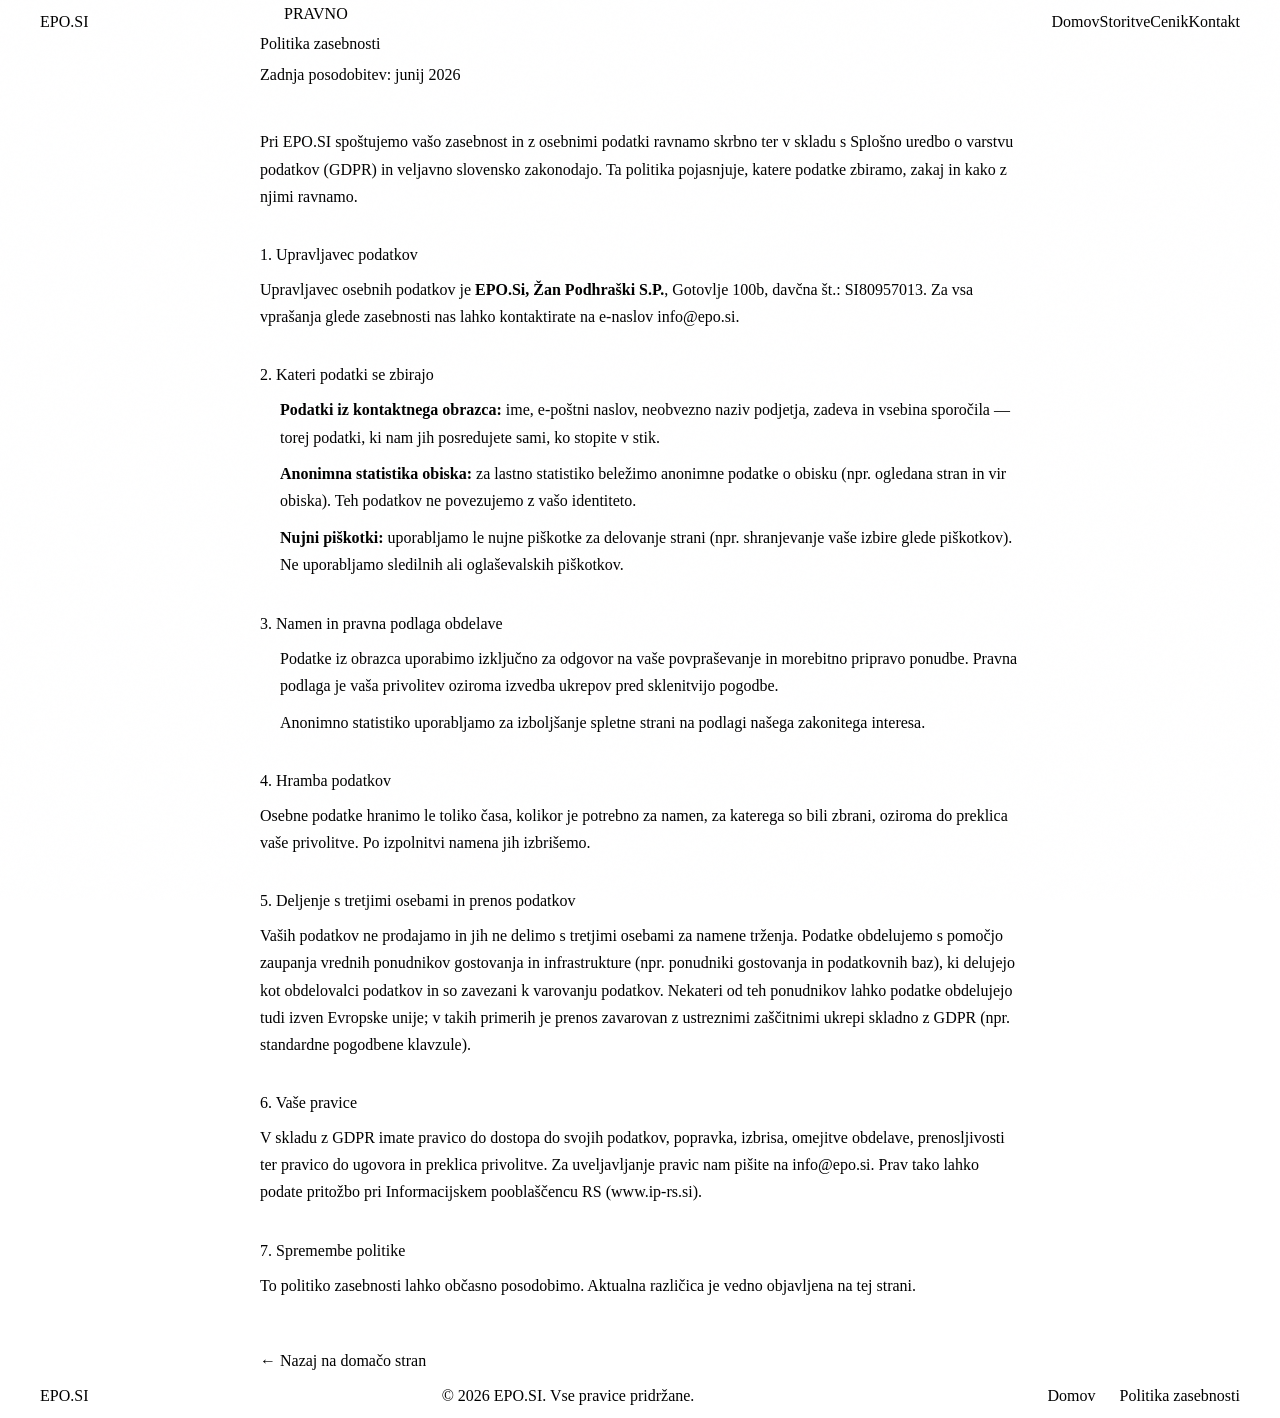
<file: politika-zasebnosti.html>
<!DOCTYPE html>
<html lang="sl">
<head>
  <meta charset="UTF-8">
  <meta name="viewport" content="width=device-width, initial-scale=1.0">
  <title>Politika zasebnosti — EPO.SI</title>
  <meta name="description" content="Politika zasebnosti EPO.SI — kako ravnamo z osebnimi podatki, kontaktnim obrazcem in anonimno statistiko obiska.">
  <meta name="robots" content="index, follow">
  <link rel="canonical" href="https://epo.si/politika-zasebnosti">
  <link rel="icon" type="image/svg+xml" href="favicon.svg">
  <meta name="theme-color" content="#0a0a0f">
  <link rel="preconnect" href="https://fonts.googleapis.com">
  <link rel="preconnect" href="https://fonts.gstatic.com" crossorigin>
  <link rel="stylesheet" href="css/style.css">
</head>
<body>

<!-- Navigacija -->
<nav class="navbar" id="navbar" role="navigation" aria-label="Glavna navigacija">
  <div class="container">
    <div class="nav-inner">
      <a href="index.html" class="nav-logo" data-logo>EPO.SI</a>
      <ul class="nav-links">
        <li><a href="index.html#home">Domov</a></li>
        <li><a href="index.html#services">Storitve</a></li>
        <li><a href="index.html#pricing">Cenik</a></li>
        <li><a href="index.html#contact">Kontakt</a></li>
      </ul>
    </div>
  </div>
</nav>

<main class="legal">
  <div class="container legal-container">
    <p class="section-label">Pravno</p>
    <h1 class="legal-title">Politika zasebnosti</h1>
    <p class="legal-updated">Zadnja posodobitev: junij 2026</p>

    <p>Pri EPO.SI spoštujemo vašo zasebnost in z osebnimi podatki ravnamo skrbno ter v skladu s Splošno uredbo o varstvu podatkov (GDPR) in veljavno slovensko zakonodajo. Ta politika pojasnjuje, katere podatke zbiramo, zakaj in kako z njimi ravnamo.</p>

    <h2>1. Upravljavec podatkov</h2>
    <p>Upravljavec osebnih podatkov je <strong>EPO.Si, Žan Podhraški S.P.</strong>, Gotovlje 100b, davčna št.: SI80957013. Za vsa vprašanja glede zasebnosti nas lahko kontaktirate na e-naslov <a href="mailto:info@epo.si">info@epo.si</a>.</p>

    <h2>2. Kateri podatki se zbirajo</h2>
    <ul>
      <li><strong>Podatki iz kontaktnega obrazca:</strong> ime, e-poštni naslov, neobvezno naziv podjetja, zadeva in vsebina sporočila — torej podatki, ki nam jih posredujete sami, ko stopite v stik.</li>
      <li><strong>Anonimna statistika obiska:</strong> za lastno statistiko beležimo anonimne podatke o obisku (npr. ogledana stran in vir obiska). Teh podatkov ne povezujemo z vašo identiteto.</li>
      <li><strong>Nujni piškotki:</strong> uporabljamo le nujne piškotke za delovanje strani (npr. shranjevanje vaše izbire glede piškotkov). Ne uporabljamo sledilnih ali oglaševalskih piškotkov.</li>
    </ul>

    <h2>3. Namen in pravna podlaga obdelave</h2>
    <ul>
      <li>Podatke iz obrazca uporabimo izključno za odgovor na vaše povpraševanje in morebitno pripravo ponudbe. Pravna podlaga je vaša privolitev oziroma izvedba ukrepov pred sklenitvijo pogodbe.</li>
      <li>Anonimno statistiko uporabljamo za izboljšanje spletne strani na podlagi našega zakonitega interesa.</li>
    </ul>

    <h2>4. Hramba podatkov</h2>
    <p>Osebne podatke hranimo le toliko časa, kolikor je potrebno za namen, za katerega so bili zbrani, oziroma do preklica vaše privolitve. Po izpolnitvi namena jih izbrišemo.</p>

    <h2>5. Deljenje s tretjimi osebami in prenos podatkov</h2>
    <p>Vaših podatkov ne prodajamo in jih ne delimo s tretjimi osebami za namene trženja. Podatke obdelujemo s pomočjo zaupanja vrednih ponudnikov gostovanja in infrastrukture (npr. ponudniki gostovanja in podatkovnih baz), ki delujejo kot obdelovalci podatkov in so zavezani k varovanju podatkov. Nekateri od teh ponudnikov lahko podatke obdelujejo tudi izven Evropske unije; v takih primerih je prenos zavarovan z ustreznimi zaščitnimi ukrepi skladno z GDPR (npr. standardne pogodbene klavzule).</p>

    <h2>6. Vaše pravice</h2>
    <p>V skladu z GDPR imate pravico do dostopa do svojih podatkov, popravka, izbrisa, omejitve obdelave, prenosljivosti ter pravico do ugovora in preklica privolitve. Za uveljavljanje pravic nam pišite na <a href="mailto:info@epo.si">info@epo.si</a>. Prav tako lahko podate pritožbo pri Informacijskem pooblaščencu RS (<a href="https://www.ip-rs.si" target="_blank" rel="noopener">www.ip-rs.si</a>).</p>

    <h2>7. Spremembe politike</h2>
    <p>To politiko zasebnosti lahko občasno posodobimo. Aktualna različica je vedno objavljena na tej strani.</p>

    <p class="legal-back"><a href="index.html">&larr; Nazaj na domačo stran</a></p>
  </div>
</main>

<footer class="footer">
  <div class="container">
    <div class="footer-inner">
      <a href="index.html" class="footer-logo" data-logo>EPO.SI</a>
      <p class="footer-copy">© 2026 EPO.SI. Vse pravice pridržane.</p>
      <nav class="footer-links" aria-label="Pravno">
        <a href="index.html">Domov</a>
        <a href="politika-zasebnosti.html">Politika zasebnosti</a>
      </nav>
    </div>
  </div>
</footer>

</body>
</html>
</file>
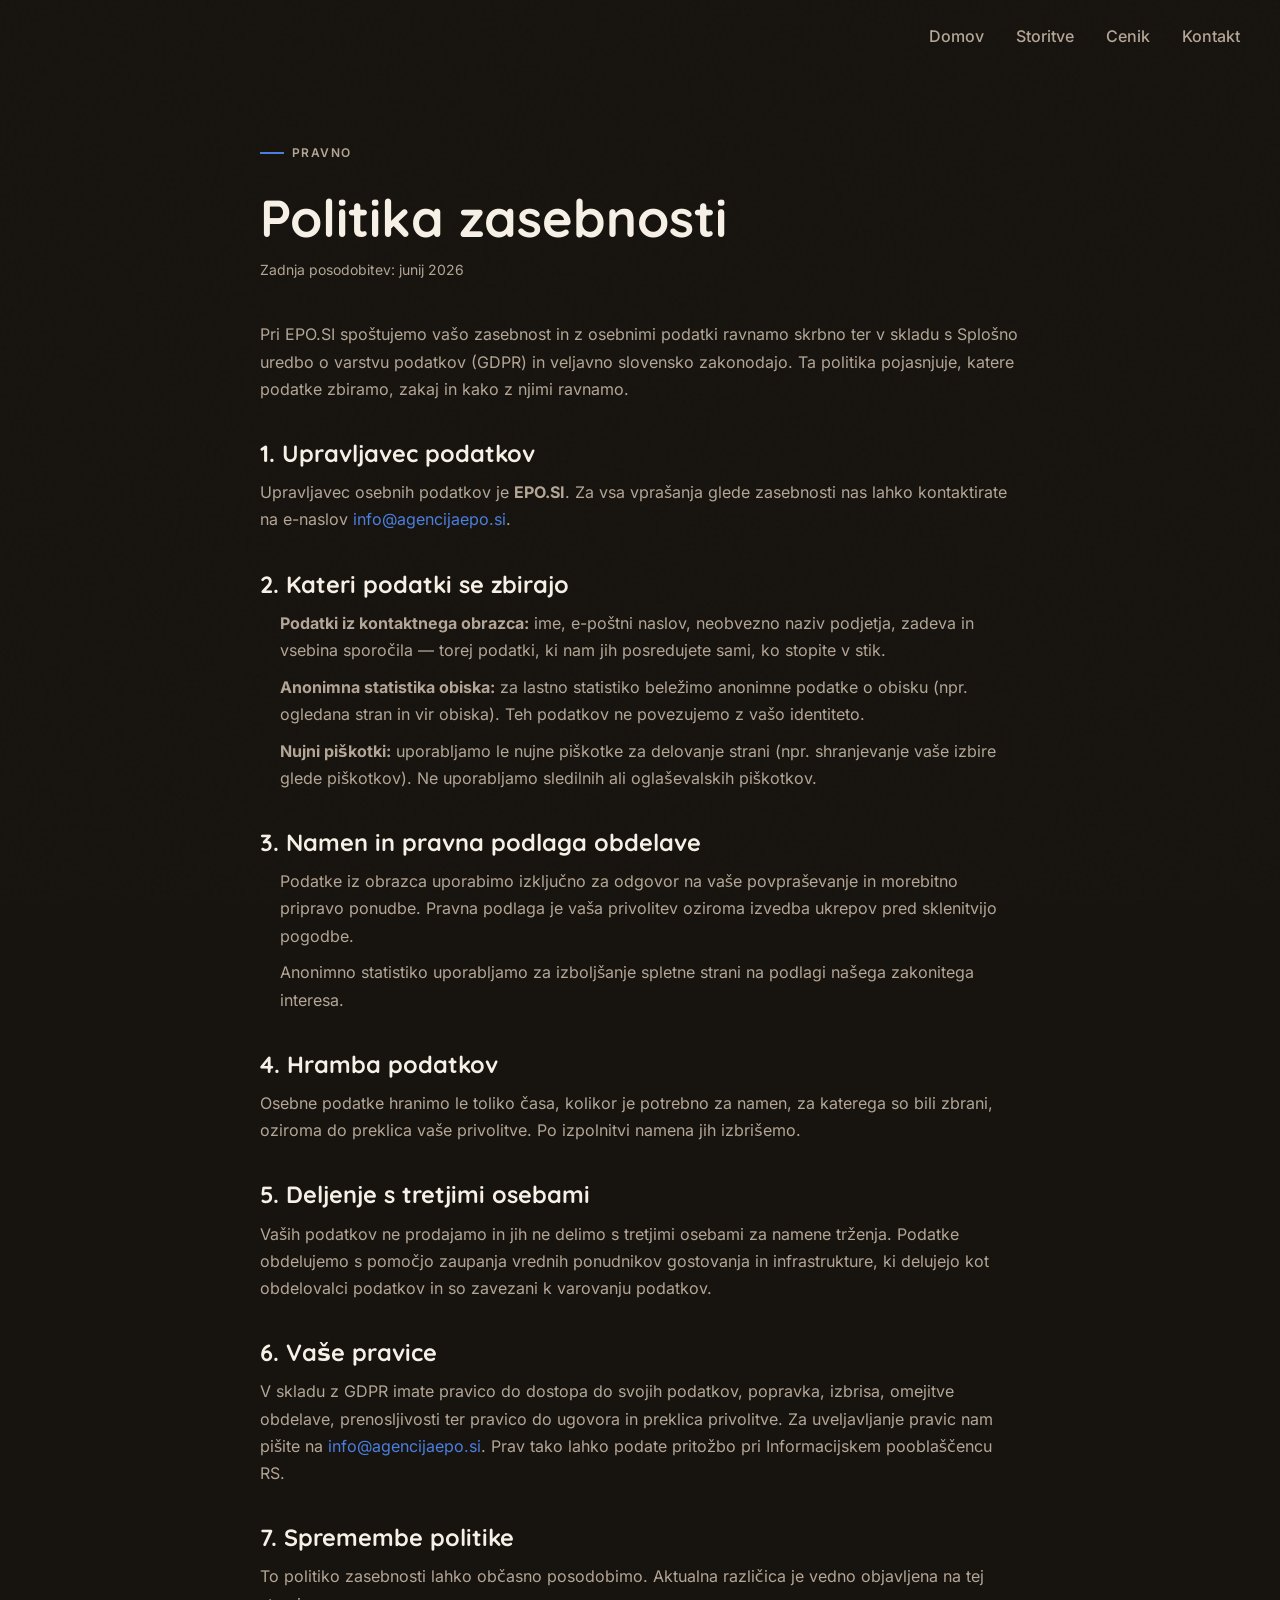
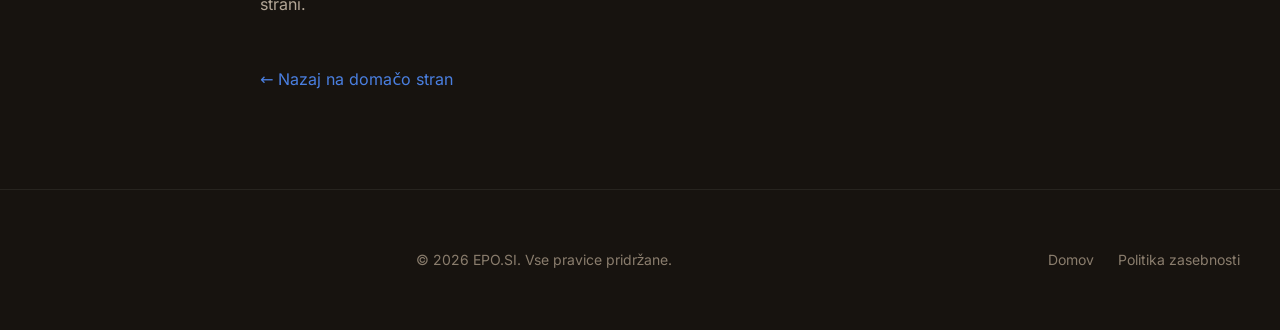
<file: zasebnost.html>
<!DOCTYPE html>
<html lang="sl">
<head>
  <meta charset="UTF-8">
  <meta name="viewport" content="width=device-width, initial-scale=1.0">
  <title>Politika zasebnosti — EPO.SI</title>
  <meta name="description" content="Politika zasebnosti EPO.SI — kako ravnamo z osebnimi podatki, kontaktnim obrazcem in anonimno statistiko obiska.">
  <meta name="robots" content="index, follow">
  <link rel="canonical" href="https://agencijaepo.si/zasebnost.html">
  <link rel="icon" type="image/svg+xml" href="favicon.svg">
  <link rel="icon" type="image/png" sizes="32x32" href="favicon-32.png">
  <link rel="apple-touch-icon" href="apple-touch-icon.png">
  <meta name="theme-color" content="#17130f">
  <link rel="preload" href="fonts/inter-latin.woff2" as="font" type="font/woff2" crossorigin>
  <link rel="preload" href="fonts/quicksand-latin.woff2" as="font" type="font/woff2" crossorigin>
  <link rel="stylesheet" href="css/tokens.css">
  <link rel="stylesheet" href="css/style.css">
</head>
<body>

<!-- Navigacija -->
<nav class="navbar" id="navbar" role="navigation" aria-label="Glavna navigacija">
  <div class="container">
    <div class="nav-inner">
      <a href="/" class="nav-logo" data-logo></a>
      <ul class="nav-links">
        <li><a href="/#home">Domov</a></li>
        <li><a href="/#services">Storitve</a></li>
        <li><a href="/#pricing">Cenik</a></li>
        <li><a href="/#contact">Kontakt</a></li>
      </ul>
    </div>
  </div>
</nav>

<main class="legal">
  <div class="container legal-container">
    <p class="section-label">Pravno</p>
    <h1 class="legal-title">Politika zasebnosti</h1>
    <p class="legal-updated">Zadnja posodobitev: junij 2026</p>

    <p>Pri EPO.SI spoštujemo vašo zasebnost in z osebnimi podatki ravnamo skrbno ter v skladu s Splošno uredbo o varstvu podatkov (GDPR) in veljavno slovensko zakonodajo. Ta politika pojasnjuje, katere podatke zbiramo, zakaj in kako z njimi ravnamo.</p>

    <h2>1. Upravljavec podatkov</h2>
    <p>Upravljavec osebnih podatkov je <strong>EPO.SI</strong>. Za vsa vprašanja glede zasebnosti nas lahko kontaktirate na e-naslov <a href="mailto:info@agencijaepo.si">info@agencijaepo.si</a>.</p>

    <h2>2. Kateri podatki se zbirajo</h2>
    <ul>
      <li><strong>Podatki iz kontaktnega obrazca:</strong> ime, e-poštni naslov, neobvezno naziv podjetja, zadeva in vsebina sporočila — torej podatki, ki nam jih posredujete sami, ko stopite v stik.</li>
      <li><strong>Anonimna statistika obiska:</strong> za lastno statistiko beležimo anonimne podatke o obisku (npr. ogledana stran in vir obiska). Teh podatkov ne povezujemo z vašo identiteto.</li>
      <li><strong>Nujni piškotki:</strong> uporabljamo le nujne piškotke za delovanje strani (npr. shranjevanje vaše izbire glede piškotkov). Ne uporabljamo sledilnih ali oglaševalskih piškotkov.</li>
    </ul>

    <h2>3. Namen in pravna podlaga obdelave</h2>
    <ul>
      <li>Podatke iz obrazca uporabimo izključno za odgovor na vaše povpraševanje in morebitno pripravo ponudbe. Pravna podlaga je vaša privolitev oziroma izvedba ukrepov pred sklenitvijo pogodbe.</li>
      <li>Anonimno statistiko uporabljamo za izboljšanje spletne strani na podlagi našega zakonitega interesa.</li>
    </ul>

    <h2>4. Hramba podatkov</h2>
    <p>Osebne podatke hranimo le toliko časa, kolikor je potrebno za namen, za katerega so bili zbrani, oziroma do preklica vaše privolitve. Po izpolnitvi namena jih izbrišemo.</p>

    <h2>5. Deljenje s tretjimi osebami</h2>
    <p>Vaših podatkov ne prodajamo in jih ne delimo s tretjimi osebami za namene trženja. Podatke obdelujemo s pomočjo zaupanja vrednih ponudnikov gostovanja in infrastrukture, ki delujejo kot obdelovalci podatkov in so zavezani k varovanju podatkov.</p>

    <h2>6. Vaše pravice</h2>
    <p>V skladu z GDPR imate pravico do dostopa do svojih podatkov, popravka, izbrisa, omejitve obdelave, prenosljivosti ter pravico do ugovora in preklica privolitve. Za uveljavljanje pravic nam pišite na <a href="mailto:info@agencijaepo.si">info@agencijaepo.si</a>. Prav tako lahko podate pritožbo pri Informacijskem pooblaščencu RS.</p>

    <h2>7. Spremembe politike</h2>
    <p>To politiko zasebnosti lahko občasno posodobimo. Aktualna različica je vedno objavljena na tej strani.</p>

    <p class="legal-back"><a href="/">&larr; Nazaj na domačo stran</a></p>
  </div>
</main>

<footer class="footer">
  <div class="container">
    <div class="footer-inner">
      <a href="/" class="footer-logo" data-logo></a>
      <p class="footer-copy">© 2026 EPO.SI. Vse pravice pridržane.</p>
      <nav class="footer-links" aria-label="Pravno">
        <a href="/">Domov</a>
        <a href="zasebnost.html">Politika zasebnosti</a>
      </nav>
    </div>
  </div>
</footer>

</body>
</html>
</file>
<file: css/style.css>
/* ================================================================
   EPO.SI — style.css
   Vse barve / velikosti / razmiki prihajajo iz css/tokens.css.
   ================================================================ */

/* ── Reset ──────────────────────────────────────────────────── */
*, *::before, *::after { box-sizing: border-box; margin: 0; padding: 0; }

html {
  scroll-behavior: smooth;
  scroll-padding-top: var(--header-height);
  -webkit-text-size-adjust: 100%;
}

/* Spoštuj sistemsko nastavitev "manj gibanja" — izklopi vso animacijo
   in tranzicijo na celotni strani, brez izjem. */
@media (prefers-reduced-motion: reduce) {
  *, *::before, *::after {
    animation-duration: 0.01ms !important;
    animation-iteration-count: 1 !important;
    transition-duration: 0.01ms !important;
    scroll-behavior: auto !important;
  }
}

body {
  font-family: var(--font-body);
  background-color: var(--bg);
  color: var(--text);
  font-size: var(--text-base);
  line-height: var(--leading-normal);
  overflow-x: hidden;
}

h1, h2, h3, h4, h5, h6 {
  font-family: var(--font-heading);
  font-weight: var(--weight-bold);
  letter-spacing: var(--tracking-tight);
  line-height: var(--leading-tight);
}

img { max-width: 100%; display: block; }
a  { text-decoration: none; color: inherit; }
ul { list-style: none; }
button { cursor: pointer; font-family: inherit; border: none; outline: none; background: transparent; color: inherit; }

/* ── Noise overlay ──────────────────────────────────────────── */
body::before {
  content: '';
  position: fixed;
  inset: 0;
  background-image: url("data:image/svg+xml,%3Csvg viewBox='0 0 256 256' xmlns='http://www.w3.org/2000/svg'%3E%3Cfilter id='noise'%3E%3CfeTurbulence type='fractalNoise' baseFrequency='0.9' numOctaves='4' stitchTiles='stitch'/%3E%3C/filter%3E%3Crect width='100%25' height='100%25' filter='url(%23noise)' opacity='0.035'/%3E%3C/svg%3E");
  pointer-events: none;
  z-index: 0;
  opacity: 0.4;
}

/* ── Container ──────────────────────────────────────────────── */
.container {
  width: min(1200px, 100% - 2rem);
  margin-inline: auto;
}

/* ── Utility ────────────────────────────────────────────────── */
.gradient-text {
  color: var(--accent);
}

.hidden { display: none !important; }

.glass {
  background: var(--surface);
  border: 1px solid var(--border);
}

/* ── Buttons ────────────────────────────────────────────────── */
.btn {
  display: inline-flex;
  align-items: center;
  justify-content: center;
  gap: var(--space-2);
  min-height: 44px;
  padding: var(--space-3) var(--space-5);
  border-radius: var(--radius-sm);
  font-size: var(--text-sm);
  font-weight: var(--weight-semibold);
  transition: transform var(--duration-base) var(--ease), box-shadow var(--duration-base) var(--ease), border-color var(--duration-base) var(--ease), color var(--duration-base) var(--ease);
  position: relative;
}

.btn-primary {
  background: var(--gradient-accent);
  color: var(--on-accent);
  box-shadow: 0 4px 16px var(--accent-soft);
}
.btn-primary:hover {
  transform: translateY(-2px);
  box-shadow: var(--shadow-glow);
}

.btn-ghost {
  background: transparent;
  color: var(--text);
  border: 1px solid var(--border);
}
.btn-ghost:hover {
  border-color: var(--accent);
  color: var(--accent);
  transform: translateY(-2px);
}

.btn-sm {
  min-height: 36px;
  padding: var(--space-2) var(--space-4);
  font-size: var(--text-xs);
}

.btn-danger {
  background: var(--error-soft);
  color: var(--error);
  border: 1px solid var(--error-30);
}
.btn-danger:hover {
  background: var(--error-20);
  border-color: var(--error);
}

/* ── Section title ──────────────────────────────────────────── */
.section-label {
  display: inline-flex;
  align-items: center;
  gap: var(--space-2);
  font-size: var(--text-xs);
  font-weight: var(--weight-semibold);
  letter-spacing: var(--tracking-wider);
  text-transform: uppercase;
  color: var(--accent);
  margin-bottom: var(--space-4);
}

.section-label::before {
  content: '';
  display: block;
  width: 24px;
  height: 2px;
  background: var(--accent);
}

.section-title {
  font-size: var(--text-2xl);
  margin-bottom: var(--space-4);
}

.section-desc {
  color: var(--text-muted);
  font-size: var(--text-md);
  line-height: var(--leading-relaxed);
  max-width: 560px;
}

/* ── Scroll animation ───────────────────────────────────────── */
.reveal {
  opacity: 0;
  transform: translateY(24px) scale(0.98);
  transition: opacity var(--duration-slow) var(--ease), transform var(--duration-slow) var(--ease);
}
.reveal.visible {
  opacity: 1;
  transform: translateY(0) scale(1);
}

/* ── Spotlight — sledi miški (hover) ali prstu (tap, prek .spot-active
   iz js/main.js) znotraj kartice; brez lastnega premikanja v mirovanju.
   Pozicijo (--spot-x/--spot-y) nastavlja js/main.js. */
.service-card, .project-card, .pricing-card, .stat-card, .faq-item {
  position: relative;
}
.service-card::before, .project-card::before, .pricing-card::before,
.stat-card::before, .faq-item::before {
  content: '';
  position: absolute;
  inset: 0;
  z-index: -1;
  border-radius: inherit;
  background: radial-gradient(circle 220px at var(--spot-x, 50%) var(--spot-y, 50%), var(--accent-soft), transparent 70%);
  opacity: 0;
  transition: opacity var(--duration-base) var(--ease);
}
.service-card:hover::before, .project-card:hover::before, .pricing-card:hover::before,
.stat-card:hover::before, .faq-item:hover::before,
.service-card.spot-active::before, .project-card.spot-active::before, .pricing-card.spot-active::before,
.stat-card.spot-active::before, .faq-item.spot-active::before {
  opacity: 1;
}

/* ── Otipljiv odziv na pritisk — na miški in dotiku enako (:active
   sproži oboje), da se kartice in gumbi čutijo "žive" tudi brez hoverja. */
.btn:active {
  transform: scale(0.96);
}
.service-card:active, .project-card:active, .pricing-card:active, .faq-item:active {
  transform: scale(0.985);
}

/* ── Napredek branja — tanka črta pod navigacijo, ki se polni s
   scrollom (odziv na dejansko dejanje uporabnika, ne samodejna
   animacija v mirovanju). */
.scroll-progress {
  position: fixed;
  top: 0;
  left: 0;
  height: 2.5px;
  width: 0%;
  background: var(--accent);
  z-index: 1001;
  transition: width 80ms linear;
}


/* ================================================================
   NAVIGATION
   ================================================================ */
.navbar {
  position: fixed;
  top: 0;
  left: 0;
  right: 0;
  height: var(--header-height);
  z-index: 1000;
  display: flex;
  align-items: center;
  transition: background var(--duration-base) var(--ease), backdrop-filter var(--duration-base) var(--ease), border-color var(--duration-base) var(--ease);
  border-bottom: 1px solid transparent;
}

.navbar.scrolled {
  background: var(--scrim);
  backdrop-filter: blur(20px);
  -webkit-backdrop-filter: blur(20px);
  border-color: var(--border);
}

.nav-inner {
  display: flex;
  align-items: center;
  justify-content: space-between;
  height: 100%;
}

.nav-logo {
  display: inline-flex;
  align-items: center;
  gap: 0.5em;
  font-family: var(--font-heading);
  font-size: var(--text-lg);
  font-weight: var(--weight-bold);
  line-height: 1;
  color: var(--text);
  letter-spacing: var(--tracking-tight);
}

.logo-icon { display: block; flex-shrink: 0; width: 1.5em; height: 1.5em; }

.nav-links {
  display: flex;
  align-items: center;
  gap: var(--space-6);
}

.nav-links a {
  display: inline-flex;
  align-items: center;
  min-height: 44px;
  font-size: var(--text-base);
  font-weight: var(--weight-medium);
  line-height: 1;
  color: var(--text-muted);
  position: relative;
  transition: color var(--duration-base) var(--ease);
}

.nav-links a::after {
  content: '';
  position: absolute;
  bottom: 10px;
  left: 0;
  width: 0;
  height: 2px;
  background: var(--accent);
  border-radius: 1px;
  transition: width var(--duration-base) var(--ease);
}

.nav-links a:hover,
.nav-links a.active {
  color: var(--text);
}

.nav-links a:hover::after,
.nav-links a.active::after {
  width: 100%;
}

/* Hamburger */
.nav-toggle {
  display: none;
  flex-direction: column;
  justify-content: center;
  align-items: center;
  gap: 5px;
  width: 44px;
  height: 44px;
  background: none;
  border: none;
}

.nav-toggle span {
  display: block;
  width: 24px;
  height: 2px;
  background: var(--text);
  border-radius: 2px;
  transition: all var(--duration-base) var(--ease);
}

.nav-toggle.open span:nth-child(1) { transform: rotate(45deg) translate(5px, 5px); }
.nav-toggle.open span:nth-child(2) { opacity: 0; }
.nav-toggle.open span:nth-child(3) { transform: rotate(-45deg) translate(5px, -5px); }

/* Mobile menu */
.nav-menu-mobile {
  display: none;
  position: fixed;
  inset: var(--header-height) 0 0 0;
  background: var(--modal-scrim);
  backdrop-filter: blur(24px);
  -webkit-backdrop-filter: blur(24px);
  flex-direction: column;
  align-items: center;
  justify-content: center;
  gap: 2rem;
  z-index: 999;
}

.nav-menu-mobile.open { display: flex; }

.nav-menu-mobile a {
  display: inline-flex;
  align-items: center;
  min-height: 44px;
  font-size: var(--text-xl);
  font-weight: var(--weight-bold);
  color: var(--text);
  transition: color var(--duration-base) var(--ease);
}
.nav-menu-mobile a:hover { color: var(--accent); }

/* ================================================================
   HERO
   ================================================================ */
.hero {
  min-height: 100dvh;
  display: flex;
  align-items: center;
  position: relative;
  overflow: hidden;
  padding-top: var(--header-height);
}

/* Ozadje — ena mirujoča, zelo mehka lisa (brez lastnega, v mirovanju
   vrtečega se "floating blob" učinka in brez podvojenega "dvojni
   neonski oblak" učinka), samo rahel namig barve v zgornjem kotu
   namesto SaaS-template žarenja čez pol zaslona. Spodaj (@supports)
   se ista lisa vseeno premakne — a IZKLJUČNO vezano na scroll uporabnika,
   ne v mirovanju. */
.hero-bg {
  position: absolute;
  inset: 0;
  z-index: -1;
}

.hero-bg::before {
  content: '';
  position: absolute;
  width: 620px;
  height: 620px;
  background: radial-gradient(circle, var(--accent-04) 0%, transparent 72%);
  top: -260px;
  right: -160px;
}

.hero-content {
  position: relative;
  z-index: 1;
  padding: var(--space-10) 0 var(--space-7);
}

/* ── Izstop heroja ob scrollu — vsebina se ob zapuščanju hero sekcije
   rahlo pogrezne in zbledi, sijaj v ozadju pa se premakne. Vezano
   izključno na dejanski scroll uporabnika (scroll-driven, ne časovna
   animacija), zato ne krši zgornjega "brez mirujočega gibanja" pravila.
   @supports poskrbi, da brskalniki brez podpore preprosto vidijo
   normalno mirujočo stran — nič se ne pokvari. */
@supports (animation-timeline: scroll()) {
  @media (prefers-reduced-motion: no-preference) {
    .hero-content {
      animation: heroRecede linear both;
      animation-timeline: scroll(root block);
      animation-range: 0 90vh;
    }
    .hero-bg::before {
      animation: heroGlowDrift linear both;
      animation-timeline: scroll(root block);
      animation-range: 0 90vh;
    }
  }
}

@keyframes heroRecede {
  to { transform: translateY(56px); opacity: 0.25; }
}

@keyframes heroGlowDrift {
  to { transform: translate(-48px, 40px) scale(1.2); opacity: 0.45; }
}

.hero-badge {
  display: inline-flex;
  align-items: center;
  gap: 0.6rem;
  font-size: var(--text-xs);
  font-weight: var(--weight-semibold);
  color: var(--text-muted);
  letter-spacing: 0.1em;
  text-transform: uppercase;
  margin-bottom: 1.5rem;
}

.hero-badge::before {
  content: '';
  width: 20px;
  height: 1.5px;
  background: var(--accent);
}

.hero-heading {
  font-size: var(--text-4xl);
  font-weight: var(--weight-semibold);
  line-height: var(--leading-tight);
  margin-bottom: var(--space-5);
  padding-bottom: 0.12em;
  max-width: 820px;
}

/* Vsaka beseda naslova se ob nalaganju rahlo dvigne na svoje mesto,
   zamaknjeno po vrsti — deluje enako na dotik in miško, brez hoverja. */
.hero-word {
  display: inline-block;
  opacity: 0;
  transform: translateY(0.35em);
  animation: heroWordIn 640ms var(--ease) forwards;
  animation-delay: calc(var(--i, 0) * 55ms + 100ms);
}

@keyframes heroWordIn {
  to { opacity: 1; transform: translateY(0); }
}

.hero-sub {
  font-size: var(--text-md);
  color: var(--text-muted);
  max-width: 520px;
  line-height: 1.8;
  margin-bottom: 2.5rem;
}

.hero-ctas {
  display: flex;
  flex-wrap: wrap;
  gap: 1rem;
  margin-bottom: 4rem;
}

.hero-scroll {
  position: absolute;
  bottom: 2rem;
  left: 50%;
  transform: translateX(-50%);
  display: flex;
  flex-direction: column;
  align-items: center;
  gap: 0.5rem;
  color: var(--text-subtle);
  font-size: var(--text-xs);
  letter-spacing: 0.1em;
  text-transform: uppercase;
  animation: bounce 2s ease-in-out infinite;
}

.hero-scroll-arrow {
  width: 24px;
  height: 24px;
  border-right: 2px solid var(--text-subtle);
  border-bottom: 2px solid var(--text-subtle);
  transform: rotate(45deg);
}

@keyframes bounce {
  0%, 100% { transform: translateX(-50%) translateY(0); }
  50%       { transform: translateX(-50%) translateY(8px); }
}

/* ================================================================
   ABOUT
   ================================================================ */
.about {
  padding: var(--space-10) 0;
  position: relative;
}

.about-grid {
  display: grid;
  grid-template-columns: 0.85fr 1.15fr;
  gap: 5rem;
  align-items: center;
}

.about-image-wrap {
  position: relative;
  max-width: 380px;
}

/* Odmaknjen okvir za fotografijo — kot passe-partout za tiskano sliko,
   ne solidna barvna ploskev "za sijaj" kot pri generičnih SaaS karticah. */
.about-image-wrap::before {
  content: '';
  position: absolute;
  inset: 0;
  transform: translate(14px, 14px);
  border: 1.5px solid var(--accent-30);
  border-radius: var(--radius-lg);
  z-index: -1;
}

.about-image {
  width: 100%;
  aspect-ratio: 4/5;
  object-fit: cover;
  border-radius: var(--radius-lg);
  display: block;
  box-shadow: var(--shadow-md);
}

.about-image-placeholder {
  width: 100%;
  aspect-ratio: 4/5;
  border-radius: var(--radius-lg);
  background: var(--surface);
  border: 1px solid var(--border);
  display: flex;
  align-items: center;
  justify-content: center;
  color: var(--accent);
  box-shadow: var(--shadow-md);
}

.about-text { display: flex; flex-direction: column; gap: 1.5rem; }

.about-bio {
  color: var(--text-muted);
  font-size: var(--text-base);
  line-height: 1.9;
  /* Bio se izriše s textContent (main.js) — obdrži prazne vrstice med
     odstavki namesto da jih strne v en sam blok besedila. */
  white-space: pre-line;
}

/* Seznam prednosti — navaden urejevalen seznam z majhno črtico, ne
   oblak modrih "pilulk". */
.skills-wrap {
  display: grid;
  grid-template-columns: repeat(2, minmax(0, 1fr));
  gap: 0.65rem 1.5rem;
}

.skill-tag {
  position: relative;
  padding-left: 1.1rem;
  font-size: var(--text-sm);
  font-weight: var(--weight-regular);
  color: var(--text-muted);
  transition: color var(--duration-base) var(--ease);
}

.skill-tag::before {
  content: '';
  position: absolute;
  left: 0;
  top: 0.6em;
  width: 6px;
  height: 1.5px;
  background: var(--accent);
}

.skill-tag:hover { color: var(--text); }

.about-stats {
  display: grid;
  grid-template-columns: repeat(auto-fit, minmax(130px, 1fr));
  gap: 1rem;
  padding: 6rem 0 0;
}

.stat-card {
  padding: 1.5rem 1rem;
  border-radius: var(--radius-sm);
  text-align: center;
  transition: all var(--duration-base) var(--ease);
}

.stat-card:hover {
  border-color: var(--accent-45);
}

.stat-number {
  font-family: var(--font-heading);
  font-size: var(--text-2xl);
  font-weight: var(--weight-bold);
  color: var(--accent);
  line-height: 1;
  margin-bottom: 0.4rem;
}

.stat-label {
  font-size: var(--text-xs);
  color: var(--text-subtle);
  font-weight: var(--weight-medium);
  letter-spacing: 0.04em;
}

/* ================================================================
   SERVICES
   ================================================================ */
.services {
  padding: var(--space-10) 0;
  background: linear-gradient(180deg, transparent, var(--surface-wash), transparent);
}

.services-header {
  max-width: 640px;
  margin-bottom: 3.5rem;
}

.services-grid {
  display: grid;
  grid-template-columns: repeat(auto-fit, minmax(260px, 1fr));
  gap: 1.5rem;
}

/* Skupine storitev (js/main.js renderServices) — #servicesGrid je sam
   tudi .services-grid, zato mora vsaka skupina zavzeti celo vrstico. */
.service-category { grid-column: 1 / -1; }
.service-category + .service-category { margin-top: 3rem; }

.service-category-label {
  font-size: var(--text-xs);
  font-weight: var(--weight-semibold);
  letter-spacing: var(--tracking-wider);
  text-transform: uppercase;
  color: var(--text-subtle);
  margin-bottom: 1.25rem;
}

.service-card {
  padding: 2rem;
  border-radius: var(--radius-lg);
  transition: all var(--duration-base) var(--ease);
  cursor: default;
}

.service-card:hover {
  border-color: var(--accent-45);
  box-shadow: var(--shadow-sm);
  transform: translateY(-3px);
}

.service-icon {
  display: inline-flex;
  width: 44px;
  height: 44px;
  align-items: center;
  justify-content: center;
  margin-bottom: var(--space-5);
  border-radius: var(--radius-sm);
  background: var(--accent-08);
  color: var(--accent);
  transition: transform var(--duration-base) var(--ease), background var(--duration-base) var(--ease);
}
.service-icon svg { width: 24px; height: 24px; }

.service-card:hover .service-icon {
  transform: scale(1.1) rotate(-4deg);
  background: var(--accent-soft);
}

.service-title {
  font-size: var(--text-md);
  font-weight: var(--weight-bold);
  margin-bottom: 0.75rem;
}

.service-desc {
  color: var(--text-muted);
  font-size: var(--text-sm);
  line-height: 1.8;
}

/* ================================================================
   PROJECTS
   ================================================================ */
.projects {
  padding: var(--space-10) 0;
}

.projects-header {
  display: flex;
  align-items: flex-end;
  justify-content: space-between;
  gap: 2rem;
  margin-bottom: 3rem;
  flex-wrap: wrap;
}

.projects-grid {
  display: grid;
  grid-template-columns: repeat(auto-fill, minmax(340px, 1fr));
  gap: 1.5rem;
}

.project-card {
  border-radius: var(--radius-lg);
  overflow: hidden;
  transition: all var(--duration-base) var(--ease);
  display: flex;
  flex-direction: column;
}

.project-card:hover {
  border-color: var(--accent-45);
  transform: translateY(-3px);
  box-shadow: var(--shadow-sm);
}

.project-image {
  width: 100%;
  aspect-ratio: 16/9;
  object-fit: cover;
  background: var(--surface);
}

.project-image-placeholder {
  width: 100%;
  aspect-ratio: 16/9;
  background: var(--accent-08);
  display: flex;
  align-items: center;
  justify-content: center;
  font-size: var(--text-2xl);
  color: var(--accent);
  font-weight: var(--weight-bold);
}

.project-body {
  padding: 1.5rem;
  flex: 1;
  display: flex;
  flex-direction: column;
  gap: 0.75rem;
}

.project-title {
  font-size: var(--text-md);
  font-weight: var(--weight-bold);
}

.project-desc {
  color: var(--text-muted);
  font-size: var(--text-sm);
  line-height: 1.7;
  flex: 1;
}

.project-tags {
  display: flex;
  flex-wrap: wrap;
  gap: 0.4rem;
}

.project-tag {
  padding: 0.2rem 0.65rem;
  background: var(--accent-08);
  border: 1px solid var(--accent-20);
  border-radius: var(--radius-full);
  font-size: var(--text-xs);
  font-weight: var(--weight-medium);
  color: var(--accent-text-on-tint);
}

.project-footer {
  padding: 0 1.5rem 1.5rem;
  display: flex;
  align-items: center;
  gap: 0.75rem;
}

.project-link {
  display: inline-flex;
  align-items: center;
  min-height: 44px;
  gap: 0.4rem;
  font-size: var(--text-sm);
  font-weight: var(--weight-semibold);
  color: var(--accent);
  transition: gap var(--duration-base) var(--ease), color var(--duration-base) var(--ease);
}

.project-link:hover { color: var(--accent); gap: 0.7rem; }

.projects-more {
  text-align: center;
  margin-top: 3rem;
}

/* ================================================================
   CONTACT
   ================================================================ */
.contact {
  padding: var(--space-10) 0;
  background: linear-gradient(180deg, transparent, var(--surface-wash));
}

.contact-header {
  max-width: 640px;
  margin-bottom: 3.5rem;
}

.contact-grid {
  display: grid;
  grid-template-columns: 1fr 1.5fr;
  gap: 4rem;
  align-items: start;
}

.contact-info {
  display: flex;
  flex-direction: column;
  gap: 2rem;
}

.contact-info-item {
  display: flex;
  align-items: center;
  gap: 1rem;
}

.contact-info-icon {
  width: 48px;
  height: 48px;
  border-radius: var(--radius-sm);
  background: var(--accent-08);
  border: 1px solid var(--accent-20);
  display: flex;
  align-items: center;
  justify-content: center;
  color: var(--accent);
  flex-shrink: 0;
}

.contact-info-label {
  font-size: var(--text-xs);
  color: var(--text-subtle);
  text-transform: uppercase;
  letter-spacing: 0.08em;
  font-weight: var(--weight-semibold);
  margin-bottom: 0.2rem;
}

.contact-info-value {
  font-size: var(--text-base);
  font-weight: var(--weight-medium);
  color: var(--text);
}

.social-links {
  display: flex;
  gap: 0.75rem;
  flex-wrap: wrap;
}

.social-link {
  width: 44px;
  height: 44px;
  border-radius: var(--radius-sm);
  display: flex;
  align-items: center;
  justify-content: center;
  font-size: var(--text-md);
  transition: all var(--duration-base) var(--ease);
  border: 1px solid var(--border);
  background: var(--surface);
}

.social-link:hover {
  background: var(--accent-12);
  border-color: var(--accent-45);
  transform: translateY(-2px);
}

/* Contact Form */
.contact-form {
  padding: 2.5rem;
  border-radius: var(--radius-lg);
  display: flex;
  flex-direction: column;
  gap: 1.25rem;
}

.form-row { display: grid; grid-template-columns: 1fr 1fr; gap: 1.25rem; }

.form-group {
  display: flex;
  flex-direction: column;
  gap: 0.5rem;
}

.form-label {
  font-size: var(--text-sm);
  font-weight: var(--weight-semibold);
  color: var(--text-muted);
  letter-spacing: 0.04em;
}

.form-input,
.form-textarea {
  width: 100%;
  min-height: 44px;
  padding: 0.8rem 1rem;
  background: var(--overlay-04);
  border: 1px solid var(--border);
  border-radius: var(--radius-sm);
  color: var(--text);
  font-family: inherit;
  font-size: var(--text-base);
  transition: border-color var(--duration-base) var(--ease), box-shadow var(--duration-base) var(--ease);
  resize: none;
}

.form-input::placeholder,
.form-textarea::placeholder {
  color: var(--text-subtle);
}

.form-input:focus,
.form-textarea:focus {
  outline: none;
  border-color: var(--accent);
  box-shadow: 0 0 0 3px var(--accent-12);
}

.form-textarea { height: 130px; }

.form-status {
  padding: 0.75rem 1rem;
  border-radius: var(--radius-sm);
  font-size: var(--text-sm);
  font-weight: var(--weight-medium);
  display: none;
}

.form-status.success {
  display: block;
  background: var(--success-08);
  border: 1px solid var(--success-30);
  color: var(--success);
}

.form-status.error {
  display: block;
  background: var(--error-08);
  border: 1px solid var(--error-30);
  color: var(--error);
}

/* ================================================================
   FOOTER
   ================================================================ */
.footer {
  padding: var(--space-7) 0;
  border-top: 1px solid var(--border);
}

.footer-inner {
  display: flex;
  align-items: center;
  justify-content: space-between;
  flex-wrap: wrap;
  gap: 1.5rem;
}

.footer-logo {
  display: inline-flex;
  align-items: center;
  gap: 0.5em;
  font-family: var(--font-heading);
  font-size: var(--text-md);
  font-weight: var(--weight-bold);
  color: var(--text);
}

/* Logotip: znak v akcentni barvi, pripona enobarvna — brez preliva */
.logo-mark { color: var(--accent); }
.logo-suffix { color: inherit; }

.footer-copy {
  color: var(--text-subtle);
  font-size: var(--text-sm);
}

.footer-links {
  display: flex;
  gap: 1.5rem;
}

.footer-links a {
  display: inline-flex;
  align-items: center;
  min-height: 44px;
  font-size: var(--text-sm);
  color: var(--text-subtle);
  transition: color var(--duration-base) var(--ease);
}

.footer-links a:hover { color: var(--text); }

/* ================================================================
   TOAST
   ================================================================ */
.toast-container {
  position: fixed;
  bottom: 2rem;
  right: 2rem;
  z-index: 9999;
  display: flex;
  flex-direction: column;
  gap: 0.75rem;
  pointer-events: none;
}

.toast {
  padding: 1rem 1.5rem;
  border-radius: var(--radius-sm);
  font-size: var(--text-sm);
  font-weight: var(--weight-medium);
  max-width: 340px;
  animation: slideIn 0.3s ease;
  pointer-events: auto;
  backdrop-filter: blur(20px);
  -webkit-backdrop-filter: blur(20px);
}

.toast-success {
  background: var(--success-12);
  border: 1px solid var(--success-30);
  color: var(--success);
}

.toast-error {
  background: var(--error-12);
  border: 1px solid var(--error-30);
  color: var(--error);
}

@keyframes slideIn {
  from { transform: translateX(100%); opacity: 0; }
  to   { transform: translateX(0); opacity: 1; }
}

/* ================================================================
   LOADING SPINNER
   ================================================================ */
.spinner {
  width: 20px;
  height: 20px;
  border: 2px solid var(--overlay-12);
  border-top-color: var(--white);
  border-radius: 50%;
  animation: spin 0.7s linear infinite;
  display: inline-block;
}

@keyframes spin {
  to { transform: rotate(360deg); }
}

/* ================================================================
   ADMIN PANEL
   ================================================================ */
.admin-body {
  background: var(--bg);
  min-height: 100dvh;
  overflow-x: hidden;
}

/* Admin Login */
.admin-login {
  min-height: 100dvh;
  display: flex;
  align-items: center;
  justify-content: center;
  padding: 2rem;
  position: relative;
}

.admin-login::before {
  content: '';
  position: absolute;
  width: 600px;
  height: 600px;
  background: radial-gradient(circle, var(--accent-08) 0%, transparent 70%);
  top: 50%;
  left: 50%;
  transform: translate(-50%, -50%);
  pointer-events: none;
}

.login-card {
  width: min(420px, 100%);
  padding: 3rem;
  border-radius: var(--radius-lg);
  position: relative;
  z-index: 1;
}

.login-logo {
  font-family: var(--font-heading);
  font-size: var(--text-xl);
  font-weight: var(--weight-bold);
  color: var(--accent);
  text-align: center;
  margin-bottom: 0.5rem;
}

.login-title {
  font-size: var(--text-xl);
  font-weight: var(--weight-bold);
  text-align: center;
  margin-bottom: 0.5rem;
}

.login-sub {
  font-size: var(--text-sm);
  color: var(--text-subtle);
  text-align: center;
  margin-bottom: 2rem;
}

.login-form {
  display: flex;
  flex-direction: column;
  gap: 1rem;
}

.login-form .form-input { width: 100%; }

.login-error {
  padding: 0.75rem 1rem;
  border-radius: var(--radius-sm);
  background: var(--error-08);
  border: 1px solid var(--error-30);
  color: var(--error);
  font-size: var(--text-sm);
  display: none;
  text-align: center;
}

.login-error.show { display: block; }

/* Admin Layout */
.admin-layout {
  display: flex;
  min-height: 100dvh;
}

/* Sidebar */
.sidebar {
  width: 260px;
  min-height: 100dvh;
  background: var(--overlay-02);
  border-right: 1px solid var(--border);
  display: flex;
  flex-direction: column;
  position: fixed;
  top: 0;
  left: 0;
  bottom: 0;
  z-index: 100;
  transition: transform var(--duration-base) var(--ease);
  overflow-y: auto;
}

.sidebar-header {
  padding: 1.75rem 1.5rem;
  border-bottom: 1px solid var(--border);
}

.sidebar-header-row {
  display: flex;
  align-items: center;
  justify-content: space-between;
  gap: 0.5rem;
}

.sidebar-close-btn {
  display: none;
  align-items: center;
  justify-content: center;
  width: 32px;
  height: 32px;
  flex-shrink: 0;
  background: var(--overlay-04);
  border: 1px solid var(--border);
  color: var(--text-muted);
  border-radius: var(--radius-sm);
  font-size: var(--text-base);
  line-height: 1;
  cursor: pointer;
}

.sidebar-close-btn:hover { color: var(--text); border-color: var(--accent); }

.sidebar-logo {
  font-family: var(--font-heading);
  font-size: var(--text-md);
  font-weight: var(--weight-bold);
  color: var(--accent);
}

.sidebar-role {
  font-size: var(--text-xs);
  color: var(--text-subtle);
  margin-top: 0.2rem;
}

.sidebar-nav {
  flex: 1;
  padding: 1rem 0.85rem;
  display: flex;
  flex-direction: column;
  gap: 0.4rem;
}

.sidebar-link {
  display: flex;
  align-items: center;
  gap: 0.85rem;
  width: 100%;
  text-align: left;
  padding: 0.85rem 1.1rem;
  border-radius: var(--radius-sm);
  font-size: var(--text-sm);
  font-weight: var(--weight-medium);
  line-height: 1.3;
  white-space: nowrap;
  background: transparent;
  color: var(--text-muted);
  transition: all var(--duration-base) var(--ease);
  cursor: pointer;
  position: relative;
}

.sidebar-link:hover {
  background: var(--overlay-04);
  color: var(--text);
}

.sidebar-link.active {
  background: var(--accent-12);
  color: var(--accent);
}

.sidebar-link .icon { font-size: var(--text-md); }

.sidebar-badge {
  margin-left: auto;
  min-width: 20px;
  height: 20px;
  padding: 0 0.4rem;
  background: var(--accent);
  border-radius: var(--radius-full);
  font-size: var(--text-xs);
  font-weight: var(--weight-bold);
  display: flex;
  align-items: center;
  justify-content: center;
  color: var(--white);
}

.sidebar-footer {
  padding: 0.75rem;
  border-top: 1px solid var(--border);
}

/* Admin main */
.admin-main {
  flex: 1;
  margin-left: 260px;
  min-height: 100dvh;
  display: flex;
  flex-direction: column;
}

.admin-topbar {
  height: 64px;
  border-bottom: 1px solid var(--border);
  display: flex;
  align-items: center;
  padding: 0 2rem;
  gap: 1rem;
  background: var(--scrim);
  backdrop-filter: blur(12px);
  position: sticky;
  top: 0;
  z-index: 50;
}

.admin-topbar-title {
  font-size: var(--text-base);
  font-weight: var(--weight-bold);
  flex: 1;
}

.admin-content {
  padding: 2rem;
  flex: 1;
}

/* Admin sections */
.admin-section { display: none; }
.admin-section.active { display: block; }

/* Stats cards */
.stats-grid {
  display: grid;
  grid-template-columns: repeat(auto-fit, minmax(200px, 1fr));
  gap: 1.25rem;
  margin-bottom: 2.5rem;
}

.admin-stat-card {
  padding: 1.5rem;
  border-radius: var(--radius-lg);
}

.admin-stat-number {
  font-family: var(--font-heading);
  font-size: var(--text-2xl);
  font-weight: var(--weight-bold);
  color: var(--accent);
}

.admin-stat-label {
  font-size: var(--text-sm);
  color: var(--text-subtle);
  margin-top: 0.25rem;
}

/* Admin card panels */
.admin-card {
  padding: 1.75rem;
  border-radius: var(--radius-lg);
  margin-bottom: 1.5rem;
}

.admin-card-title {
  font-size: var(--text-base);
  font-weight: var(--weight-bold);
  margin-bottom: 1.5rem;
  padding-bottom: 1rem;
  border-bottom: 1px solid var(--border);
}

/* Admin form */
.admin-form {
  display: flex;
  flex-direction: column;
  gap: 1.25rem;
}

.admin-form .form-row {
  display: grid;
  grid-template-columns: 1fr 1fr;
  gap: 1.25rem;
}

/* Tags input */
.tags-input-wrap {
  display: flex;
  flex-wrap: wrap;
  gap: 0.4rem;
  padding: 0.5rem;
  background: var(--overlay-04);
  border: 1px solid var(--border);
  border-radius: var(--radius-sm);
  min-height: 48px;
  align-items: center;
  transition: border-color var(--duration-base) var(--ease);
}

.tags-input-wrap:focus-within {
  border-color: var(--accent);
  box-shadow: 0 0 0 3px var(--accent-12);
}

.tag-item {
  display: flex;
  align-items: center;
  gap: 0.35rem;
  padding: 0.2rem 0.65rem;
  background: var(--accent-12);
  border: 1px solid var(--accent-20);
  border-radius: var(--radius-full);
  font-size: var(--text-xs);
  font-weight: var(--weight-medium);
  color: var(--accent);
}

.tag-remove {
  background: none;
  border: none;
  color: var(--accent);
  line-height: 1;
  font-size: var(--text-sm);
  padding: 0;
  cursor: pointer;
  opacity: 0.7;
  transition: opacity var(--duration-base) var(--ease);
}

.tag-remove:hover { opacity: 1; }

.tags-input {
  flex: 1;
  min-width: 120px;
  background: none;
  border: none;
  outline: none;
  color: var(--text);
  font-family: inherit;
  font-size: var(--text-sm);
  padding: 0.25rem;
}

.tags-input::placeholder { color: var(--text-subtle); }

/* Stats rows */
.stats-rows { display: flex; flex-direction: column; gap: 0.75rem; }

.stats-row-item {
  display: grid;
  grid-template-columns: 1fr 2fr auto;
  gap: 0.75rem;
  align-items: center;
}

/* Admin list items */
.admin-list { display: flex; flex-direction: column; gap: 0.75rem; }

.admin-list-item {
  display: flex;
  align-items: center;
  gap: 1rem;
  padding: 1rem 1.25rem;
  border-radius: var(--radius-sm);
  background: var(--overlay-02);
  border: 1px solid var(--border);
  transition: border-color var(--duration-base) var(--ease);
}

.admin-list-item:hover { border-color: var(--accent); }

.admin-list-item-icon { font-size: var(--text-xl); }

.admin-list-item-body { flex: 1; min-width: 0; }

.admin-list-item-title { font-size: var(--text-base); font-weight: var(--weight-semibold); }

.admin-list-item-desc {
  font-size: var(--text-sm);
  color: var(--text-subtle);
  margin-top: 0.15rem;
  white-space: nowrap;
  overflow: hidden;
  text-overflow: ellipsis;
  max-width: 350px;
}

.admin-list-item-actions { display: flex; gap: 0.5rem; align-items: center; }

/* Projects admin */
.admin-projects-grid {
  display: grid;
  grid-template-columns: repeat(auto-fill, minmax(280px, 1fr));
  gap: 1.25rem;
}

.admin-project-card {
  border-radius: var(--radius-lg);
  overflow: hidden;
  border: 1px solid var(--border);
  background: var(--surface);
  transition: border-color var(--duration-base) var(--ease);
}

.admin-project-card:hover { border-color: var(--accent); }

.admin-project-thumb {
  width: 100%;
  aspect-ratio: 16/9;
  object-fit: cover;
  background: var(--surface);
}

.admin-project-thumb-placeholder {
  width: 100%;
  aspect-ratio: 16/9;
  background: var(--accent-04);
  display: flex;
  align-items: center;
  justify-content: center;
  font-size: var(--text-2xl);
}

.admin-project-body {
  padding: 1rem;
  display: flex;
  flex-direction: column;
  gap: 0.5rem;
}

.admin-project-title { font-size: var(--text-base); font-weight: var(--weight-bold); }

.admin-project-meta {
  display: flex;
  align-items: center;
  justify-content: space-between;
  gap: 0.5rem;
  flex-wrap: wrap;
}

.badge-visible {
  padding: 0.2rem 0.6rem;
  border-radius: var(--radius-full);
  font-size: var(--text-xs);
  font-weight: var(--weight-semibold);
}

.badge-visible.on  { background: var(--success-12); color: var(--success); border: 1px solid var(--success-20); }
.badge-visible.off { background: var(--error-12);  color: var(--error); border: 1px solid var(--error-20); }

/* Messages table */
.messages-table-wrap { overflow-x: auto; }

.messages-table {
  width: 100%;
  border-collapse: collapse;
  font-size: var(--text-sm);
}

.messages-table th {
  text-align: left;
  padding: 0.75rem 1rem;
  font-size: var(--text-xs);
  font-weight: var(--weight-semibold);
  color: var(--text-subtle);
  letter-spacing: 0.06em;
  text-transform: uppercase;
  border-bottom: 1px solid var(--border);
  white-space: nowrap;
}

.messages-table td {
  padding: 1rem;
  border-bottom: 1px solid var(--overlay-04);
  vertical-align: middle;
  color: var(--text-muted);
}

.messages-table tr:hover td { background: var(--overlay-02); }

.messages-table tr.unread td { color: var(--text); }

.msg-badge {
  padding: 0.2rem 0.6rem;
  border-radius: var(--radius-full);
  font-size: var(--text-xs);
  font-weight: var(--weight-semibold);
  white-space: nowrap;
}

.msg-badge.unread { background: var(--accent-12); color: var(--accent); border: 1px solid var(--accent-20); }
.msg-badge.read   { background: var(--overlay-04);   color: var(--text-subtle); border: 1px solid var(--border); }

/* Image upload */
.image-upload-area {
  border: 2px dashed var(--border);
  border-radius: var(--radius-sm);
  padding: 2rem;
  text-align: center;
  cursor: pointer;
  transition: all var(--duration-base) var(--ease);
  position: relative;
}

.image-upload-area:hover {
  border-color: var(--accent);
  background: var(--accent-04);
}

.image-upload-area input[type="file"] {
  position: absolute;
  inset: 0;
  opacity: 0;
  cursor: pointer;
  width: 100%;
  height: 100%;
}

.image-upload-text { color: var(--text-subtle); font-size: var(--text-sm); }
.image-upload-text strong { color: var(--accent); }

.image-preview {
  width: 100%;
  max-height: 200px;
  object-fit: cover;
  border-radius: var(--radius-sm);
  margin-top: 0.75rem;
}

.image-preview.logo-preview {
  width: auto;
  max-width: 240px;
  max-height: 90px;
  object-fit: contain;
  background: var(--overlay-04);
  border: 1px solid var(--border);
  padding: 0.75rem;
}

/* Logo — slika namesto besedila (naslovnica + noga) */
.nav-logo img { display: block; height: 34px; width: auto; }
.footer-logo img { display: block; height: 28px; width: auto; }

/* Toggle switch */
.toggle-wrap { display: flex; align-items: center; gap: 0.75rem; }

.toggle {
  position: relative;
  width: 44px;
  height: 24px;
}

.toggle input {
  opacity: 0;
  width: 0;
  height: 0;
  position: absolute;
}

.toggle-slider {
  position: absolute;
  inset: 0;
  background: var(--overlay-08);
  border-radius: var(--radius-full);
  transition: background var(--duration-base) var(--ease);
  cursor: pointer;
}

.toggle-slider::before {
  content: '';
  position: absolute;
  width: 18px;
  height: 18px;
  background: var(--white);
  border-radius: 50%;
  left: 3px;
  top: 3px;
  transition: transform var(--duration-base) var(--ease);
}

.toggle input:checked + .toggle-slider { background: var(--accent); }
.toggle input:checked + .toggle-slider::before { transform: translateX(20px); }

/* Modal */
.modal-overlay {
  position: fixed;
  inset: 0;
  background: var(--modal-scrim);
  backdrop-filter: blur(4px);
  z-index: 1000;
  display: flex;
  align-items: center;
  justify-content: center;
  padding: 1.5rem;
  opacity: 0;
  pointer-events: none;
  transition: opacity var(--duration-base) var(--ease);
}

.modal-overlay.open {
  opacity: 1;
  pointer-events: auto;
}

.modal {
  width: min(600px, 100%);
  max-height: 90dvh;
  overflow-y: auto;
  border-radius: var(--radius-lg);
  padding: 2rem;
  transform: scale(0.95);
  transition: transform var(--duration-base) var(--ease);
}

.modal-overlay.open .modal { transform: scale(1); }

.modal-header {
  display: flex;
  align-items: center;
  justify-content: space-between;
  margin-bottom: 1.5rem;
}

.modal-title { font-size: var(--text-md); font-weight: var(--weight-bold); }

.modal-close {
  background: var(--overlay-08);
  border: 1px solid var(--border);
  color: var(--text);
  width: 32px;
  height: 32px;
  border-radius: var(--radius-sm);
  display: flex;
  align-items: center;
  justify-content: center;
  font-size: var(--text-base);
  transition: background var(--duration-base) var(--ease);
}

.modal-close:hover { background: var(--error-20); color: var(--error); }

/* Sidebar mobile toggle */
.sidebar-toggle-btn {
  display: none;
  background: var(--overlay-08);
  border: 1px solid var(--border);
  color: var(--text);
  padding: 0.4rem 0.7rem;
  border-radius: var(--radius-sm);
  font-size: var(--text-md);
  cursor: pointer;
}

/* ================================================================
   RESPONSIVE
   ================================================================ */
@media (max-width: 1024px) {
  .about-grid { grid-template-columns: 1fr; gap: 3rem; }
  .about-image-wrap { max-width: 400px; margin-inline: auto; }
  .contact-grid { grid-template-columns: 1fr; gap: 3rem; }
  .admin-main { margin-left: 0; }
  .sidebar {
    transform: translateX(-100%);
  }
  .sidebar.open { transform: translateX(0); }
  .sidebar-toggle-btn { display: flex; align-items: center; }
  .sidebar-close-btn { display: flex; }
}

@media (max-width: 768px) {
  .nav-links { display: none; }
  .nav-toggle { display: flex; }

  .hero { min-height: auto; }
  .hero-content { padding: var(--space-7) 0 var(--space-8); text-align: center; }
  .hero-heading { font-size: clamp(2rem, 8vw, 3rem); margin-inline: auto; }
  .hero-sub { margin-inline: auto; }
  .hero-ctas { flex-direction: column; align-items: center; }
  /* Swipe-to-scroll je na dotik napravah samoumeven — kazalnik lahko
     (posebej pri povečani pisavi/dostopnostnih nastavitvah) prekriva
     spodnji CTA gumb, zato ga na mobilnem skrijemo. */
  .hero-scroll { display: none; }

  .about, .services, .projects, .pricing, .contact, .faq { padding: var(--space-8) 0; }

  .form-row { grid-template-columns: 1fr; }
  .admin-form .form-row { grid-template-columns: 1fr; }

  .projects-header { flex-direction: column; align-items: flex-start; }
  .projects-grid { grid-template-columns: 1fr; }

  .footer-inner { flex-direction: column; text-align: center; }
  .footer-links { justify-content: center; }

  .admin-content { padding: 1rem; }
  .admin-card { padding: 1.25rem; }

  .stats-row-item { grid-template-columns: 1fr; }

  /* Sporočila: tabela postane seznam kartic, brez vodoravnega drsenja */
  .messages-table-wrap { overflow-x: visible; }
  .messages-table thead { display: none; }
  .messages-table, .messages-table tbody, .messages-table tr, .messages-table td {
    display: block;
    width: 100%;
  }
  .messages-table tr {
    margin-bottom: 0.85rem;
    border: 1px solid var(--border);
    border-radius: var(--radius-sm);
    padding: 0.4rem 1rem;
  }
  .messages-table td {
    display: flex;
    align-items: center;
    justify-content: space-between;
    gap: 1rem;
    text-align: right;
    padding: 0.55rem 0;
    border-bottom: 1px solid var(--overlay-04);
  }
  .messages-table td:last-child { border-bottom: none; }
  .messages-table td::before {
    content: attr(data-label);
    font-size: var(--text-xs);
    font-weight: var(--weight-semibold);
    letter-spacing: 0.05em;
    text-transform: uppercase;
    color: var(--text-subtle);
    text-align: left;
    flex-shrink: 0;
  }
  .messages-table td[colspan] { display: block; text-align: center; }
  .messages-table td[colspan]::before { content: none; }

  /* Storitve/seznami: dejanja se prelomijo v svojo vrstico namesto stiskanja */
  .admin-list-item { flex-wrap: wrap; row-gap: 0.6rem; }
  .admin-list-item-desc {
    max-width: 100%;
    white-space: normal;
    overflow: visible;
    text-overflow: clip;
  }
  .admin-list-item-actions { flex: 1 0 100%; justify-content: flex-end; }
}

@media (max-width: 480px) {
  .container { --_pad: 1rem; }
  .about-stats { grid-template-columns: 1fr; }
  .services-grid { grid-template-columns: 1fr; }
}

/* ================================================================
   PIŠKOTKI (cookie consent)
   ================================================================ */
.cookie-banner {
  position: fixed;
  bottom: 1.25rem;
  left: 1.25rem;
  right: 1.25rem;
  max-width: 460px;
  margin-inline: auto;
  z-index: 2000;
  padding: 1.5rem;
  border-radius: var(--radius-lg);
  box-shadow: var(--shadow-md);
  transform: translateY(calc(100% + 2rem));
  opacity: 0;
  transition: transform 0.4s cubic-bezier(0.16, 1, 0.3, 1), opacity 0.4s ease;
}
.cookie-banner.show {
  transform: translateY(0);
  opacity: 1;
}
.cookie-title {
  display: flex;
  align-items: center;
  gap: 0.6rem;
  font-family: var(--font-heading);
  font-size: var(--text-base);
  font-weight: var(--weight-bold);
  margin-bottom: 0.6rem;
}
.cookie-title svg { color: var(--accent); flex-shrink: 0; }
.cookie-text {
  color: var(--text-muted);
  font-size: var(--text-sm);
  line-height: 1.6;
  margin-bottom: 1.1rem;
}
.cookie-text a {
  color: var(--accent);
  text-decoration: underline;
}
.cookie-actions {
  display: flex;
  gap: 0.75rem;
  flex-wrap: wrap;
}
.cookie-actions .btn { padding: 0.6rem 1.25rem; font-size: var(--text-sm); }

@media (max-width: 480px) {
  .cookie-actions { flex-direction: column; }
  .cookie-actions .btn { width: 100%; justify-content: center; }
}

/* ================================================================
   AI CHAT WIDGET
   ================================================================ */
/* Rezerva prostora na dnu strani, da lebdeči gumb nikoli ne prekrije
   zadnje vrstice vsebine (noge, kartic, gumbov). Dodano samo, ko JS
   dejansko vstavi klepetalni gumb. */
body.has-chat-fab {
  padding-bottom: 6.5rem;
}

.chat-fab {
  position: fixed;
  bottom: 1.5rem;
  right: 1.5rem;
  z-index: 1400;
  width: 60px;
  height: 60px;
  border-radius: 50%;
  background: var(--accent);
  color: var(--white);
  display: flex;
  align-items: center;
  justify-content: center;
  box-shadow: 0 8px 28px var(--accent-45);
  transition: transform var(--duration-base) var(--ease), box-shadow var(--duration-base) var(--ease);
}
.chat-fab:hover { transform: translateY(-3px) scale(1.05); box-shadow: 0 12px 36px var(--accent-45); }
.chat-fab svg { width: 26px; height: 26px; }
.chat-fab .icon-close { display: none; }
.chat-fab.open .icon-open { display: none; }
.chat-fab.open .icon-close { display: block; }

.chat-panel {
  position: fixed;
  bottom: 6.5rem;
  right: 1.5rem;
  z-index: 1450;
  width: min(380px, calc(100vw - 2rem));
  height: min(560px, calc(100dvh - 9rem));
  display: flex;
  flex-direction: column;
  border-radius: var(--radius-lg);
  overflow: hidden;
  box-shadow: var(--shadow-md);
  transform: translateY(16px) scale(0.96);
  opacity: 0;
  pointer-events: none;
  transform-origin: bottom right;
  transition: transform 0.3s cubic-bezier(0.16, 1, 0.3, 1), opacity 0.3s ease;
}
.chat-panel.open {
  transform: translateY(0) scale(1);
  opacity: 1;
  pointer-events: auto;
}

.chat-header {
  display: flex;
  align-items: center;
  gap: 0.75rem;
  padding: 1rem 1.25rem;
  border-bottom: 1px solid var(--border);
  background: var(--overlay-02);
}
.chat-header-avatar {
  width: 40px;
  height: 40px;
  border-radius: 50%;
  background: var(--accent);
  color: var(--white);
  display: flex;
  align-items: center;
  justify-content: center;
  flex-shrink: 0;
}
.chat-header-info { line-height: 1.3; }
.chat-header-name { font-weight: var(--weight-bold); font-size: var(--text-base); }
.chat-header-status {
  font-size: var(--text-xs);
  color: var(--text-subtle);
  display: flex;
  align-items: center;
  gap: 0.35rem;
}
.chat-header-status::before {
  content: '';
  width: 7px;
  height: 7px;
  border-radius: 50%;
  background: var(--success);
  box-shadow: 0 0 8px var(--success);
}

.chat-body {
  flex: 1;
  overflow-y: auto;
  padding: 1.25rem;
  display: flex;
  flex-direction: column;
  gap: 0.85rem;
  scrollbar-width: thin;
  scrollbar-color: var(--border) transparent;
}
.chat-body::-webkit-scrollbar { width: 6px; }
.chat-body::-webkit-scrollbar-thumb { background: var(--border); border-radius: 3px; }

.chat-msg {
  max-width: 85%;
  padding: 0.7rem 1rem;
  border-radius: var(--radius-sm);
  font-size: var(--text-sm);
  line-height: 1.55;
  white-space: pre-wrap;
  word-wrap: break-word;
}
.chat-msg-bot {
  align-self: flex-start;
  background: var(--surface);
  border: 1px solid var(--border);
  border-bottom-left-radius: 4px;
}
.chat-msg-user {
  align-self: flex-end;
  background: var(--accent);
  color: var(--white);
  border-bottom-right-radius: 4px;
}
.chat-msg-error {
  align-self: flex-start;
  background: var(--error-12);
  border: 1px solid var(--error-30);
  color: var(--error);
}

.chat-typing {
  align-self: flex-start;
  display: flex;
  gap: 4px;
  padding: 0.85rem 1rem;
  background: var(--surface);
  border: 1px solid var(--border);
  border-radius: var(--radius-sm);
  border-bottom-left-radius: 4px;
}
.chat-typing span {
  width: 7px;
  height: 7px;
  border-radius: 50%;
  background: var(--text-subtle);
  animation: chatBounce 1.2s infinite ease-in-out;
}
.chat-typing span:nth-child(2) { animation-delay: 0.18s; }
.chat-typing span:nth-child(3) { animation-delay: 0.36s; }
@keyframes chatBounce {
  0%, 80%, 100% { transform: translateY(0); opacity: 0.4; }
  40% { transform: translateY(-5px); opacity: 1; }
}

.chat-suggestions {
  display: flex;
  flex-wrap: wrap;
  gap: 0.5rem;
  padding: 0 1.25rem 0.5rem;
}
.chat-chip {
  font-size: var(--text-xs);
  padding: 0.4rem 0.8rem;
  border-radius: var(--radius-full);
  background: var(--surface);
  border: 1px solid var(--border);
  color: var(--text-muted);
  transition: all var(--duration-base) var(--ease);
}
.chat-chip:hover { border-color: var(--accent); color: var(--accent); }

.chat-input-wrap {
  display: flex;
  gap: 0.6rem;
  padding: 0.85rem 1rem;
  border-top: 1px solid var(--border);
  background: var(--overlay-02);
}
.chat-input {
  flex: 1;
  background: var(--surface);
  border: 1px solid var(--border);
  border-radius: var(--radius-sm);
  padding: 0.65rem 0.9rem;
  color: var(--text);
  font-family: inherit;
  font-size: var(--text-sm);
  resize: none;
  max-height: 96px;
  line-height: 1.4;
}
.chat-input:focus { outline: none; border-color: var(--accent); }
.chat-send {
  flex-shrink: 0;
  width: 44px;
  height: 44px;
  border-radius: var(--radius-sm);
  background: var(--accent);
  color: var(--white);
  display: flex;
  align-items: center;
  justify-content: center;
  transition: opacity var(--duration-base) var(--ease), transform var(--duration-base) var(--ease);
}
.chat-send:hover { transform: translateY(-1px); }
.chat-send:disabled { opacity: 0.45; cursor: not-allowed; transform: none; }
.chat-disclaimer {
  font-size: var(--text-xs);
  color: var(--text-subtle);
  text-align: center;
  padding: 0 1rem 0.7rem;
}

@media (max-width: 480px) {
  .chat-panel {
    right: 0.75rem;
    left: 0.75rem;
    width: auto;
    bottom: 5.75rem;
    height: min(70dvh, calc(100dvh - 8rem));
  }
  .chat-fab { bottom: 1rem; right: 1rem; }
}

/* ================================================================
   ANALITIKA / STATUS PONUDBE (admin)
   ================================================================ */
.btn-success {
  background: var(--success-12);
  color: var(--success);
  border: 1px solid var(--success-30);
}
.btn-success:hover {
  background: var(--success-30);
  border-color: var(--admin-green);
}

.quote-status {
  display: inline-block;
  padding: 0.1rem 0.55rem;
  border-radius: var(--radius-full);
  font-size: var(--text-xs);
  font-weight: var(--weight-bold);
  letter-spacing: 0.02em;
}
.quote-status.sent     { background: var(--accent-12); color: var(--admin-sky); border: 1px solid var(--accent-30); }
.quote-status.realized { background: var(--success-12); color: var(--success); border: 1px solid var(--success-30); }
.quote-status.rejected { background: var(--error-12);  color: var(--error); border: 1px solid var(--error-30); }

/* Lijak konverzije */
.funnel-row {
  display: flex;
  align-items: center;
  justify-content: space-between;
  gap: 0.75rem;
  flex-wrap: wrap;
}
.funnel-step { text-align: center; flex: 1; min-width: 90px; }
.funnel-num {
  font-family: var(--font-heading);
  font-size: var(--text-xl);
  font-weight: var(--weight-bold);
  color: var(--accent);
}
.funnel-lbl { font-size: var(--text-xs); color: var(--text-subtle); margin-top: 0.2rem; }
.funnel-arrow { font-size: var(--text-sm); font-weight: var(--weight-bold); color: var(--accent); white-space: nowrap; }

/* Stolpčni graf obiskov */
.chart-bars {
  display: flex;
  align-items: flex-end;
  gap: 3px;
  height: 140px;
  padding-top: 0.5rem;
}
.chart-bar-wrap {
  flex: 1;
  height: 100%;
  display: flex;
  align-items: flex-end;
  min-width: 4px;
}
.chart-bar {
  width: 100%;
  background: var(--accent);
  border-radius: var(--radius-sm) var(--radius-sm) 0 0;
  opacity: 0.85;
  transition: opacity var(--duration-base) var(--ease);
}
.chart-bar-wrap:hover .chart-bar { opacity: 1; }

/* Viri obiska */
.source-row {
  display: flex;
  align-items: center;
  gap: 0.75rem;
  padding: 0.45rem 0;
}
.source-name { flex: 0 0 120px; font-size: var(--text-sm); }
.source-track {
  flex: 1;
  height: 8px;
  background: var(--surface);
  border: 1px solid var(--border);
  border-radius: var(--radius-full);
  overflow: hidden;
}
.source-bar { display: block; height: 100%; background: var(--accent); }
.source-count { flex: 0 0 auto; font-size: var(--text-sm); color: var(--text-subtle); min-width: 72px; text-align: right; }

@media (max-width: 480px) {
  .source-name { flex-basis: 80px; }
  .funnel-arrow { display: none; }
}

/* ================================================================
   CENIK (Pricing)
   ================================================================ */
.pricing {
  padding: var(--space-10) 0;
}

.pricing-grid {
  display: grid;
  grid-template-columns: repeat(auto-fit, minmax(280px, 1fr));
  gap: 1.5rem;
  align-items: stretch;
}

.pricing-card {
  display: flex;
  flex-direction: column;
  padding: 2.25rem 2rem;
  border-radius: var(--radius-lg);
  transition: all var(--duration-base) var(--ease);
  position: relative;
}

.pricing-card:hover {
  border-color: var(--accent-45);
  box-shadow: var(--shadow-sm);
  transform: translateY(-3px);
}

.pricing-card-featured {
  border-color: var(--accent);
  box-shadow: var(--shadow-glow);
}

.pricing-badge {
  position: absolute;
  top: -0.75rem;
  left: 50%;
  transform: translateX(-50%);
  background: var(--accent);
  color: var(--white);
  font-size: var(--text-xs);
  font-weight: var(--weight-bold);
  letter-spacing: 0.04em;
  text-transform: uppercase;
  padding: 0.3rem 0.9rem;
  border-radius: var(--radius-full);
  white-space: nowrap;
}

.pricing-name {
  font-size: var(--text-lg);
  font-weight: var(--weight-bold);
  margin-bottom: 0.25rem;
}

.pricing-for {
  color: var(--text-muted);
  font-size: var(--text-sm);
  margin-bottom: 1.5rem;
}

.pricing-price {
  font-size: var(--text-2xl);
  font-weight: var(--weight-bold);
  line-height: 1;
  display: flex;
  align-items: baseline;
  gap: 0.5rem;
}

.pricing-once {
  font-size: var(--text-sm);
  font-weight: var(--weight-medium);
  color: var(--text-subtle);
}

.pricing-monthly {
  color: var(--accent);
  font-weight: var(--weight-semibold);
  margin-top: 0.5rem;
  margin-bottom: 1.5rem;
}

.pricing-highlight {
  margin-top: 0.9rem;
  max-width: 640px;
  font-weight: var(--weight-regular);
  color: var(--text-muted);
}

.pricing-setup-notice {
  display: block;
  margin-top: 1.25rem;
  padding-left: 0.9rem;
  max-width: 640px;
  border-left: 2px solid var(--border-strong);
  font-size: var(--text-xs);
  line-height: 1.5;
  color: var(--text-subtle);
}

.pricing-after {
  margin-top: -1.1rem;
  margin-bottom: 1.5rem;
  font-size: var(--text-xs);
  line-height: 1.4;
  color: var(--text-subtle);
}

.pricing-features {
  list-style: none;
  display: flex;
  flex-direction: column;
  gap: 0.65rem;
  margin-bottom: 2rem;
  flex: 1;
}

.pricing-features li {
  position: relative;
  padding-left: 1.6rem;
  color: var(--text-muted);
  font-size: var(--text-sm);
}

.pricing-features li::before {
  content: "";
  position: absolute;
  left: 0;
  top: 0.15rem;
  width: 1.1rem;
  height: 1.1rem;
  border-radius: 50%;
  background:
    url("data:image/svg+xml,%3Csvg xmlns='http://www.w3.org/2000/svg' width='12' height='12' viewBox='0 0 24 24' fill='none' stroke='%23ffffff' stroke-width='3.5' stroke-linecap='round' stroke-linejoin='round'%3E%3Cpath d='M20 6 9 17l-5-5'/%3E%3C/svg%3E") center/0.7rem no-repeat,
    var(--accent);
}

.pricing-cta {
  width: 100%;
  justify-content: center;
}

.pricing-detail-link {
  display: block;
  text-align: center;
  margin-top: 0.85rem;
  font-size: var(--text-sm);
  font-weight: var(--weight-semibold);
  color: var(--accent);
  transition: color var(--duration-base) var(--ease);
}
.pricing-detail-link:hover { color: var(--accent-strong); text-decoration: underline; }

.pricing-vat {
  text-align: center;
  color: var(--text-subtle);
  font-size: var(--text-sm);
  margin-top: 2.5rem;
}

.pricing-note {
  text-align: center;
  color: var(--text-muted);
  margin-top: 0.75rem;
}

.pricing-note a {
  color: var(--accent);
  font-weight: var(--weight-semibold);
}

.pricing-note a:hover { text-decoration: underline; }

/* ================================================================
   POGOSTA VPRAŠANJA (FAQ)
   ================================================================ */
.faq {
  padding: var(--space-10) 0;
  background: linear-gradient(180deg, transparent, var(--surface-wash), transparent);
}

.faq-list {
  max-width: 760px;
  display: flex;
  flex-direction: column;
  gap: 1rem;
}

.faq-item {
  border-radius: var(--radius-sm);
  padding: 0 1.5rem;
  transition: border-color var(--duration-base) var(--ease);
}

.faq-item[open] { border-color: var(--accent-45); }

.faq-item summary {
  list-style: none;
  cursor: pointer;
  padding: 1.25rem 0;
  font-weight: var(--weight-semibold);
  display: flex;
  align-items: center;
  justify-content: space-between;
  gap: 1rem;
}

.faq-item summary::-webkit-details-marker { display: none; }

.faq-item summary::after {
  content: "+";
  font-size: var(--text-lg);
  font-weight: var(--weight-regular);
  color: var(--accent);
  transition: transform var(--duration-base) var(--ease);
  line-height: 1;
}

.faq-item[open] summary::after { transform: rotate(45deg); }

.faq-item p {
  color: var(--text-muted);
  padding: 0 0 1.4rem;
  margin: 0;
  line-height: 1.6;
  overflow: hidden;
  transition: height 260ms var(--ease), opacity 200ms var(--ease), padding-bottom 260ms var(--ease);
}

/* ================================================================
   FOOTER — razširjena postavitev
   ================================================================ */
.footer-top {
  display: grid;
  grid-template-columns: 2fr 1fr 1fr;
  gap: 2.5rem;
  padding-bottom: 2.5rem;
  margin-bottom: 2rem;
  border-bottom: 1px solid var(--border);
}

.footer-brand { max-width: 320px; }

.footer-tagline {
  color: var(--text-muted);
  font-size: var(--text-sm);
  margin: 0.75rem 0 1.25rem;
  line-height: 1.5;
}

.footer-social { gap: 0.6rem; }

.footer-col-title {
  font-size: var(--text-xs);
  text-transform: uppercase;
  letter-spacing: 0.06em;
  color: var(--text-subtle);
  margin-bottom: 1rem;
}

.footer-links-col {
  flex-direction: column;
  gap: 0.7rem;
}

.footer-company {
  display: flex;
  flex-direction: column;
  gap: 0.5rem;
  font-size: var(--text-sm);
  color: var(--text-muted);
}

.footer-company a {
  color: var(--text-muted);
  transition: color var(--duration-base) var(--ease);
}

.footer-company a:hover { color: var(--text); }

@media (max-width: 720px) {
  .footer-top {
    grid-template-columns: 1fr;
    gap: 2rem;
  }
  .footer-brand { max-width: none; }
}

/* ================================================================
   PRAVNE STRANI (Politika zasebnosti ipd.)
   ================================================================ */
.legal {
  padding: calc(var(--header-height) + 4rem) 0 6rem;
}

.legal-container {
  max-width: 760px;
}

.legal-title {
  font-size: var(--text-3xl);
  font-weight: var(--weight-bold);
  margin: 0.5rem 0 0.5rem;
}

.legal-updated {
  color: var(--text-subtle);
  font-size: var(--text-sm);
  margin-bottom: 2.5rem;
}

.legal p,
.legal li {
  color: var(--text-muted);
  line-height: 1.7;
}

.legal h2 {
  font-size: var(--text-lg);
  font-weight: var(--weight-bold);
  color: var(--text);
  margin: 2.25rem 0 0.75rem;
}

.legal ul {
  padding-left: 1.25rem;
  display: flex;
  flex-direction: column;
  gap: 0.6rem;
  margin: 0.5rem 0;
}

.legal a {
  color: var(--accent);
}

.legal a:hover { text-decoration: underline; }

.legal-back {
  margin-top: 3rem;
}

/* ================================================================
   Objave — priprava vsebin za družbena omrežja (admin)
   ================================================================ */
.content-hint { color: var(--text-subtle); font-size: var(--text-sm); margin: -0.25rem 0 1rem; }

.content-pills { display: flex; flex-wrap: wrap; gap: 0.5rem; margin: 0.5rem 0; }
.content-pill {
  border: 1px solid var(--border);
  background: var(--surface);
  color: var(--text-muted);
  border-radius: var(--radius-full);
  padding: 0.45rem 0.9rem;
  font-size: var(--text-sm);
  cursor: pointer;
  transition: var(--duration-base) var(--ease);
}
.content-pill:hover { border-color: var(--accent); color: var(--text); }
.content-pill.active { background: var(--accent); border-color: transparent; color: var(--white); }

.content-error {
  margin-top: 1rem;
  background: var(--error-12);
  border: 1px solid var(--error-30);
  color: var(--admin-red-light);
  border-radius: var(--radius-sm);
  padding: 0.7rem 0.9rem;
  font-size: var(--text-sm);
}

/* Rezultat generiranja */
.content-result-block {
  border: 1px solid var(--border);
  border-radius: var(--radius-sm);
  background: var(--surface-inset);
  padding: 0.85rem 0.95rem;
  margin-top: 0.75rem;
}
.content-result-label {
  font-size: var(--text-xs);
  letter-spacing: 0.06em;
  text-transform: uppercase;
  color: var(--text-subtle);
  margin-bottom: 0.4rem;
}
.content-result-text { font-size: var(--text-sm); white-space: pre-wrap; word-break: break-word; color: var(--text); }

.content-tags { display: flex; flex-wrap: wrap; gap: 0.4rem; }
.content-tag {
  font-size: var(--text-xs);
  color: var(--text);
  background: var(--accent-12);
  border: 1px solid var(--accent-30);
  border-radius: var(--radius-full);
  padding: 0.15rem 0.6rem;
}

/* 7-dnevni načrt */
.content-week-grid {
  display: grid;
  grid-template-columns: repeat(auto-fill, minmax(210px, 1fr));
  gap: 0.75rem;
}
.content-day-card {
  border: 1px solid var(--border);
  border-radius: var(--radius-sm);
  background: var(--surface-inset);
  padding: 0.85rem;
  display: flex;
  flex-direction: column;
  gap: 0.5rem;
}
.content-day-name {
  font-size: var(--text-xs);
  letter-spacing: 0.06em;
  text-transform: uppercase;
  color: var(--text-subtle);
}
.content-day-pillar { font-weight: var(--weight-semibold); font-size: var(--text-sm); color: var(--text); }
.content-day-idea { font-size: var(--text-sm); color: var(--text-muted); flex: 1; }

/* Knjižnica — seznam */
.content-post {
  border: 1px solid var(--border);
  border-radius: var(--radius-sm);
  background: var(--surface-inset);
  padding: 0.95rem;
}
.content-post + .content-post { margin-top: 0.75rem; }
.content-post-meta { display: flex; align-items: center; gap: 0.6rem; flex-wrap: wrap; margin-bottom: 0.5rem; }
.content-post-pillar { font-weight: var(--weight-semibold); font-size: var(--text-sm); color: var(--text); }
.content-post-hook { font-weight: var(--weight-semibold); margin-bottom: 0.35rem; color: var(--text); }
.content-post-caption { font-size: var(--text-sm); white-space: pre-wrap; color: var(--text-muted); }
.content-post-actions { display: flex; gap: 0.5rem; flex-wrap: wrap; margin-top: 0.75rem; }

.content-badge {
  display: inline-block;
  font-size: var(--text-xs);
  letter-spacing: 0.04em;
  text-transform: uppercase;
  padding: 0.15rem 0.55rem;
  border-radius: var(--radius-full);
  border: 1px solid var(--border);
}
.content-badge.idea { color: var(--admin-lavender); background: var(--overlay-04); }
.content-badge.scheduled { color: var(--admin-periwinkle); background: var(--accent-12); border-color: var(--accent-30); }
.content-badge.posted { color: var(--admin-mint); background: var(--success-12); border-color: var(--success-30); }

/* Knjižnica — koledar */
.content-calendar { display: grid; grid-template-columns: repeat(7, 1fr); gap: 0.5rem; }
.content-cal-day {
  border: 1px solid var(--border);
  border-radius: var(--radius-sm);
  background: var(--surface-inset);
  min-height: 110px;
  padding: 0.5rem;
  display: flex;
  flex-direction: column;
  gap: 0.4rem;
}
.content-cal-day.today { border-color: var(--accent); }
.content-cal-date { font-size: var(--text-xs); color: var(--text-subtle); }
.content-cal-chip {
  font-size: var(--text-xs);
  background: var(--accent-12);
  border: 1px solid var(--accent-30);
  border-radius: var(--radius-sm);
  padding: 0.25rem 0.4rem;
  line-height: 1.3;
  cursor: pointer;
}
.content-cal-chip.posted { background: var(--success-12); border-color: var(--success-30); }

@media (max-width: 760px) {
  .content-calendar { grid-template-columns: 1fr; }
  .content-cal-day { min-height: auto; }
}

/* Objave — slike (vizuali) */
.content-img-wrap { margin-top: 0.5rem; }
.content-img-loading {
  display: flex;
  align-items: center;
  gap: 0.5rem;
  color: var(--text-subtle);
  font-size: var(--text-sm);
  padding: 1.5rem 0;
}
.content-img {
  width: auto;
  max-width: 100%;
  max-height: 520px;
  border-radius: var(--radius-sm);
  border: 1px solid var(--border);
  display: block;
}
.content-post-img {
  width: 120px;
  height: 120px;
  object-fit: cover;
  border-radius: var(--radius-sm);
  border: 1px solid var(--border);
  float: right;
  margin: 0 0 0.5rem 0.75rem;
}
@media (max-width: 560px) {
  .content-post-img { float: none; width: 100%; height: auto; aspect-ratio: 1/1; margin: 0 0 0.6rem; }
}

/* ================================================================
   BLOG — javne kartice (naslovna stran + seznam novic)
   ================================================================ */
.blog-preview { position: relative; }

.blog-preview-header {
  display: flex;
  align-items: flex-end;
  justify-content: space-between;
  gap: 1.5rem;
  flex-wrap: wrap;
}

.blog-grid {
  display: grid;
  grid-template-columns: repeat(auto-fill, minmax(320px, 1fr));
  gap: 1.5rem;
  margin-top: 2.5rem;
}

.blog-card {
  border-radius: var(--radius-lg);
  overflow: hidden;
  transition: all var(--duration-base) var(--ease);
  display: flex;
  flex-direction: column;
}

.blog-card:hover {
  border-color: var(--accent-45);
  transform: translateY(-3px);
  box-shadow: var(--shadow-sm);
}

.blog-card-image-wrap { position: relative; }

.blog-card-image {
  width: 100%;
  aspect-ratio: 16/9;
  object-fit: cover;
  background: var(--surface);
}

.blog-card-image-placeholder {
  width: 100%;
  aspect-ratio: 16/9;
  background: var(--accent-08);
  display: flex;
  align-items: center;
  justify-content: center;
  color: var(--accent);
}

.blog-card-category {
  position: absolute;
  top: 0.85rem;
  left: 0.85rem;
  padding: 0.3rem 0.75rem;
  border-radius: var(--radius-full);
  font-size: var(--text-xs);
  font-weight: var(--weight-bold);
  letter-spacing: 0.03em;
  text-transform: uppercase;
  background: var(--scrim);
  backdrop-filter: blur(6px);
  color: var(--accent);
  border: 1px solid var(--accent-30);
}

.blog-card-body {
  padding: 1.5rem;
  flex: 1;
  display: flex;
  flex-direction: column;
  gap: 0.65rem;
}

.blog-card-meta {
  display: flex;
  align-items: center;
  gap: 0.5rem;
  font-size: var(--text-xs);
  color: var(--text-subtle);
}

.blog-card-meta .dot::before { content: '•'; margin: 0 0.15rem; }

.blog-card-title {
  font-size: var(--text-md);
  font-weight: var(--weight-bold);
  line-height: 1.35;
}

.blog-card-excerpt {
  color: var(--text-muted);
  font-size: var(--text-sm);
  line-height: 1.7;
  flex: 1;
  display: -webkit-box;
  -webkit-line-clamp: 3;
  -webkit-box-orient: vertical;
  overflow: hidden;
}

.blog-card-link {
  display: inline-flex;
  align-items: center;
  gap: 0.4rem;
  font-weight: var(--weight-semibold);
  font-size: var(--text-sm);
  color: var(--accent);
  transition: gap var(--duration-base) var(--ease);
}

.blog-card-link:hover { gap: 0.65rem; }

.blog-empty {
  grid-column: 1/-1;
  text-align: center;
  color: var(--text-subtle);
  padding: 3rem 1rem;
}

/* ── Seznam novic (blog.html) ──────────────────────────────── */
.blog-hero {
  padding-top: calc(var(--header-height) + 4rem);
  padding-bottom: 2rem;
}

.blog-filters {
  display: flex;
  flex-wrap: wrap;
  gap: 0.6rem;
  margin-top: 1.75rem;
}

.blog-filter-pill {
  display: inline-flex;
  align-items: center;
  min-height: 44px;
  padding: 0.5rem 1.1rem;
  border-radius: var(--radius-full);
  border: 1px solid var(--border);
  background: var(--surface);
  color: var(--text-muted);
  font-size: var(--text-sm);
  font-weight: var(--weight-semibold);
  transition: all var(--duration-base) var(--ease);
}

.blog-filter-pill:hover { border-color: var(--accent); color: var(--text); }
.blog-filter-pill.active { background: var(--accent); border-color: transparent; color: var(--white); }

.blog-featured {
  display: grid;
  grid-template-columns: 1.1fr 1fr;
  gap: 2.5rem;
  align-items: center;
  border-radius: var(--radius-lg);
  overflow: hidden;
  margin-top: 2.5rem;
}

.blog-featured-image-wrap { position: relative; height: 100%; }

.blog-featured-image {
  width: 100%;
  height: 100%;
  min-height: 260px;
  object-fit: cover;
  display: block;
}

.blog-featured-image-placeholder {
  width: 100%;
  height: 100%;
  min-height: 260px;
  background: var(--accent-08);
  display: flex;
  align-items: center;
  justify-content: center;
  color: var(--accent);
}

.blog-featured-body { padding: 2rem 2.5rem 2rem 0; }

.blog-featured-badge {
  display: inline-flex;
  align-items: center;
  gap: 0.4rem;
  font-size: var(--text-xs);
  font-weight: var(--weight-bold);
  letter-spacing: 0.08em;
  text-transform: uppercase;
  color: var(--accent);
  margin-bottom: 1rem;
}

.blog-featured-title {
  font-size: var(--text-xl);
  font-weight: var(--weight-bold);
  line-height: 1.3;
  margin-bottom: 0.85rem;
}

.blog-featured-excerpt {
  color: var(--text-muted);
  font-size: var(--text-base);
  line-height: 1.75;
  margin-bottom: 1.25rem;
}

.blog-load-more { display: flex; justify-content: center; margin-top: 2.5rem; }

@media (max-width: 860px) {
  .blog-featured { grid-template-columns: 1fr; }
  .blog-featured-body { padding: 0 1.5rem 1.75rem; }
  .blog-featured-image-wrap { min-height: 220px; }
}

/* ================================================================
   BLOG — članek (blog-post.html)
   ================================================================ */
.article-wrap {
  padding-top: calc(var(--header-height) + 3rem);
  padding-bottom: 4rem;
}

.article-container { width: min(760px, 100% - 2rem); margin-inline: auto; }

.article-back {
  display: inline-flex;
  align-items: center;
  gap: 0.4rem;
  color: var(--text-muted);
  font-size: var(--text-sm);
  font-weight: var(--weight-semibold);
  margin-bottom: 2rem;
  transition: color var(--duration-base) var(--ease), gap var(--duration-base) var(--ease);
}
.article-back:hover { color: var(--text); gap: 0.6rem; }

.article-category {
  display: inline-block;
  padding: 0.3rem 0.8rem;
  border-radius: var(--radius-full);
  font-size: var(--text-xs);
  font-weight: var(--weight-bold);
  letter-spacing: 0.03em;
  text-transform: uppercase;
  color: var(--accent);
  background: var(--accent-08);
  border: 1px solid var(--accent-20);
  margin-bottom: 1.25rem;
}

.article-title {
  font-size: var(--text-3xl);
  font-weight: var(--weight-bold);
  line-height: 1.25;
  margin-bottom: 1.25rem;
}

.article-meta {
  display: flex;
  align-items: center;
  flex-wrap: wrap;
  gap: 0.5rem;
  color: var(--text-subtle);
  font-size: var(--text-sm);
  margin-bottom: 2rem;
}
.article-meta .dot::before { content: '•'; margin: 0 0.15rem; }

.article-cover {
  width: 100%;
  aspect-ratio: 8 / 5;
  max-height: 480px;
  object-fit: cover;
  border-radius: var(--radius-lg);
  border: 1px solid var(--border);
  margin-bottom: 2.5rem;
}

/* Tipografija za izrisano vsebino članka */
.article-content {
  color: var(--text-muted);
  font-size: var(--text-md);
  line-height: 1.85;
}
.article-content > *:first-child { margin-top: 0; }
.article-content h2 {
  color: var(--text);
  font-size: var(--text-xl);
  font-weight: var(--weight-bold);
  margin: 2.5rem 0 1rem;
  line-height: 1.35;
}
.article-content h3 {
  color: var(--text);
  font-size: var(--text-lg);
  font-weight: var(--weight-bold);
  margin: 2rem 0 0.85rem;
}
.article-content p { margin: 0 0 1.4rem; }
.article-content a { color: var(--accent); text-decoration: underline; text-underline-offset: 3px; }
.article-content a:hover { color: var(--accent); }
.article-content strong { color: var(--text); }
.article-content ul, .article-content ol { margin: 0 0 1.4rem; padding-left: 1.4rem; }
.article-content li { margin-bottom: 0.5rem; }
.article-content blockquote {
  border-left: 3px solid var(--accent);
  background: var(--accent-04);
  padding: 1rem 1.4rem;
  border-radius: 0 var(--radius-sm) var(--radius-sm) 0;
  margin: 0 0 1.4rem;
  color: var(--text);
  font-style: italic;
}
.article-content pre {
  background: var(--surface-inset-strong);
  border: 1px solid var(--border);
  border-radius: var(--radius-sm);
  padding: 1rem 1.2rem;
  overflow-x: auto;
  margin: 0 0 1.4rem;
  font-size: var(--text-sm);
}
.article-content code {
  background: var(--overlay-08);
  border-radius: var(--radius-sm);
  padding: 0.15rem 0.4rem;
  font-size: 0.88em;
}
.article-content pre code { background: none; padding: 0; }
.article-content img {
  width: 100%;
  border-radius: var(--radius-sm);
  margin: 0.5rem 0 1.6rem;
}
.article-content hr { border: none; border-top: 1px solid var(--border); margin: 2.5rem 0; }

.article-tags {
  display: flex;
  flex-wrap: wrap;
  gap: 0.5rem;
  margin-top: 2.5rem;
  padding-top: 1.75rem;
  border-top: 1px solid var(--border);
}
.article-tag {
  padding: 0.25rem 0.75rem;
  background: var(--accent-08);
  border: 1px solid var(--accent-20);
  border-radius: var(--radius-full);
  font-size: var(--text-xs);
  color: var(--text-muted);
}

.article-share {
  display: flex;
  align-items: center;
  gap: 0.6rem;
  margin-top: 1.5rem;
  flex-wrap: wrap;
}
.article-share-label { font-size: var(--text-sm); color: var(--text-subtle); margin-right: 0.25rem; }
.share-btn {
  width: 44px;
  height: 44px;
  border-radius: 50%;
  display: flex;
  align-items: center;
  justify-content: center;
  border: 1px solid var(--border);
  background: var(--surface);
  color: var(--text-muted);
  transition: all var(--duration-base) var(--ease);
}
.share-btn:hover { border-color: var(--accent); color: var(--text); transform: translateY(-2px); }

.article-cta {
  margin-top: 3rem;
  padding: 2rem;
  border-radius: var(--radius-lg);
  text-align: center;
  background: var(--accent-08);
}
.article-cta h3 { font-size: var(--text-lg); font-weight: var(--weight-bold); margin-bottom: 0.6rem; }
.article-cta p { color: var(--text-muted); margin-bottom: 1.25rem; }

.article-related { margin-top: 4rem; padding-top: 3rem; border-top: 1px solid var(--border); }
.article-related-title { font-size: var(--text-lg); font-weight: var(--weight-bold); margin-bottom: 1.75rem; }

.article-notfound { text-align: center; padding: 5rem 1rem; }
.article-notfound h1 { font-size: var(--text-xl); margin-bottom: 0.75rem; }
.article-notfound p { color: var(--text-muted); margin-bottom: 1.5rem; }

@media (max-width: 640px) {
  .article-wrap { padding-top: calc(var(--header-height) + 1.5rem); }
  .article-cover { max-height: 260px; }
}

/* ================================================================
   ADMIN — Blog seznam & urejevalnik
   ================================================================ */
.admin-blog-list { display: flex; flex-direction: column; gap: 0.75rem; }

.admin-blog-item {
  display: flex;
  align-items: center;
  gap: 1rem;
  padding: 0.85rem 1rem;
  border: 1px solid var(--border);
  border-radius: var(--radius-sm);
  background: var(--overlay-02);
  transition: border-color var(--duration-base) var(--ease);
}
.admin-blog-item:hover { border-color: var(--accent); }

.admin-blog-thumb {
  width: 64px;
  height: 64px;
  border-radius: var(--radius-sm);
  object-fit: cover;
  flex-shrink: 0;
  background: var(--surface);
}
.admin-blog-thumb-placeholder {
  width: 64px;
  height: 64px;
  border-radius: var(--radius-sm);
  flex-shrink: 0;
  display: flex;
  align-items: center;
  justify-content: center;
  font-size: var(--text-lg);
  background: var(--accent-08);
  color: var(--text-subtle);
}

.admin-blog-body { flex: 1; min-width: 0; }
.admin-blog-title {
  font-size: var(--text-base);
  font-weight: var(--weight-semibold);
  white-space: nowrap;
  overflow: hidden;
  text-overflow: ellipsis;
}
.admin-blog-meta {
  display: flex;
  align-items: center;
  gap: 0.5rem;
  flex-wrap: wrap;
  margin-top: 0.3rem;
  font-size: var(--text-xs);
  color: var(--text-subtle);
}

.admin-blog-actions { display: flex; gap: 0.4rem; flex-shrink: 0; }

.badge-status {
  display: inline-flex;
  align-items: center;
  gap: 0.3rem;
  padding: 0.18rem 0.6rem;
  border-radius: var(--radius-full);
  font-size: var(--text-xs);
  font-weight: var(--weight-bold);
  letter-spacing: 0.03em;
  text-transform: uppercase;
}
.badge-status.published { background: var(--success-12); color: var(--success); border: 1px solid var(--success-20); }
.badge-status.draft     { background: var(--overlay-08); color: var(--text-subtle); border: 1px solid var(--border); }
.badge-featured {
  display: inline-flex;
  align-items: center;
  padding: 0.18rem 0.55rem;
  border-radius: var(--radius-full);
  font-size: var(--text-xs);
  font-weight: var(--weight-bold);
  background: var(--accent-12);
  color: var(--admin-pink);
  border: 1px solid var(--accent-20);
}

.blog-modal { width: min(880px, 100%); }

.slug-field-wrap {
  display: flex;
  align-items: center;
  gap: 0;
  border: 1px solid var(--border);
  border-radius: var(--radius-sm);
  overflow: hidden;
  background: var(--overlay-02);
}
.slug-field-prefix {
  padding: 0.75rem 0 0.75rem 1rem;
  color: var(--text-subtle);
  font-size: var(--text-sm);
  white-space: nowrap;
}
.slug-field-wrap input {
  border: none;
  background: none;
  padding: 0.75rem 1rem 0.75rem 0.15rem;
  color: var(--text);
  font-size: var(--text-base);
  width: 100%;
  outline: none;
}

.char-counter { font-size: var(--text-xs); color: var(--text-subtle); text-align: right; margin-top: 0.3rem; }
.char-counter.warn { color: var(--admin-amber); }

/* ── Quill (urejevalnik vsebine) — temna tema ─────────────── */
.quill-wrap { border-radius: var(--radius-sm); overflow: hidden; border: 1px solid var(--border); }

.ql-toolbar.ql-snow {
  background: var(--overlay-02);
  border: none;
  border-bottom: 1px solid var(--border);
}
.ql-container.ql-snow { border: none; font-family: 'Inter', system-ui, sans-serif; }

.ql-snow .ql-stroke { stroke: var(--text-muted); }
.ql-snow .ql-fill, .ql-snow .ql-stroke.ql-fill { fill: var(--text-muted); }
.ql-snow .ql-picker { color: var(--text-muted); }
.ql-snow .ql-picker-options {
  background: var(--surface);
  border: 1px solid var(--border) !important;
  box-shadow: var(--shadow-md);
}
.ql-snow .ql-tooltip {
  background: var(--surface);
  border: 1px solid var(--border);
  box-shadow: var(--shadow-md);
  color: var(--text);
}
.ql-snow .ql-tooltip input[type=text] {
  background: var(--overlay-04);
  border: 1px solid var(--border);
  color: var(--text);
}
.ql-toolbar.ql-snow button:hover .ql-stroke,
.ql-toolbar.ql-snow button.ql-active .ql-stroke { stroke: var(--accent); }
.ql-toolbar.ql-snow button:hover .ql-fill,
.ql-toolbar.ql-snow button.ql-active .ql-fill { fill: var(--accent); }
.ql-toolbar.ql-snow .ql-picker-label:hover,
.ql-toolbar.ql-snow .ql-picker-label.ql-active { color: var(--accent); }

.ql-editor {
  min-height: 320px;
  color: var(--text);
  font-size: var(--text-base);
  line-height: 1.8;
}
.ql-editor.ql-blank::before { color: var(--text-subtle); font-style: normal; }
.ql-editor blockquote { border-left: 3px solid var(--accent); color: var(--text-muted); }
.ql-editor pre.ql-syntax { background: var(--surface-inset-strong); border-radius: var(--radius-sm); color: var(--text); }
.ql-editor img { max-width: 100%; border-radius: var(--radius-sm); }

@media (max-width: 480px) {
  .admin-blog-item { flex-wrap: wrap; }
  .admin-blog-actions { flex: 1 0 100%; justify-content: flex-end; }
}

/* ================================================================
   DEMO OVERVIEW (/demo) — pregled demo lokalov (cenik sistem)
   ================================================================ */
.demo-topbar {
  min-height: 64px;
  border-bottom: 1px solid var(--border);
  display: flex;
  align-items: center;
  flex-wrap: wrap;
  padding: 1rem 2rem;
  gap: 1rem;
  background: var(--scrim);
  backdrop-filter: blur(12px);
  position: sticky;
  top: 0;
  z-index: 10;
}

.demo-topbar-title {
  font-size: var(--text-base);
  font-weight: var(--weight-bold);
  white-space: nowrap;
}

.demo-search {
  flex: 1;
  min-width: 180px;
  max-width: 360px;
}

.demo-content {
  padding: 2rem;
  max-width: var(--container-max);
  margin-inline: auto;
}

.demo-intro {
  color: var(--text-muted);
  font-size: var(--text-sm);
  max-width: 720px;
  margin-bottom: 1.75rem;
}
.demo-intro code {
  background: var(--overlay-08);
  padding: 0.15em 0.4em;
  border-radius: 4px;
  font-size: 0.9em;
}

.demo-loading {
  display: flex;
  align-items: center;
  gap: 0.6rem;
  color: var(--text-muted);
  font-size: var(--text-sm);
  padding: 2rem 0;
}

.demo-empty {
  text-align: center;
  padding: 3rem 1rem;
  color: var(--text-muted);
}
.demo-empty-sub { font-size: var(--text-sm); color: var(--text-subtle); margin-top: 0.5rem; }

.demo-grid {
  display: grid;
  grid-template-columns: repeat(auto-fill, minmax(280px, 1fr));
  gap: 1.25rem;
}

.demo-card {
  border-radius: var(--radius-lg);
  padding: 1.25rem;
  display: flex;
  flex-direction: column;
  gap: 0.75rem;
}

.demo-card-head {
  display: flex;
  align-items: center;
  gap: 0.75rem;
}

.demo-card-logo {
  width: 44px;
  height: 44px;
  border-radius: 12px;
  object-fit: cover;
  border: 1px solid var(--border);
  flex-shrink: 0;
}
.demo-card-logo-dot {
  display: flex;
  align-items: center;
  justify-content: center;
  color: var(--on-accent);
  font-weight: var(--weight-bold);
  font-family: var(--font-heading);
}

.demo-card-name {
  font-weight: var(--weight-bold);
  font-size: var(--text-md);
  line-height: 1.25;
}

.demo-card-slug {
  color: var(--text-subtle);
  font-size: var(--text-xs);
}

.demo-card-meta {
  color: var(--text-muted);
  font-size: var(--text-xs);
}

.demo-card-link {
  color: var(--text-subtle);
  font-size: var(--text-xs);
  overflow: hidden;
  text-overflow: ellipsis;
  white-space: nowrap;
  background: var(--overlay-04);
  border: 1px solid var(--border);
  border-radius: var(--radius-sm);
  padding: 0.5rem 0.7rem;
}

.demo-card-actions {
  display: flex;
  gap: 0.5rem;
  flex-wrap: wrap;
}

.demo-qr-wrap {
  display: flex;
  flex-direction: column;
  align-items: center;
  gap: 0.6rem;
  padding-top: 0.5rem;
  border-top: 1px solid var(--border);
}

/* Nov demo — obrazec za kategorije/izdelke */
.cat-builder {
  display: flex;
  flex-direction: column;
  gap: 0.75rem;
  margin-bottom: 0.75rem;
}

.cat-builder-row {
  border: 1px solid var(--border);
  border-radius: var(--radius-sm);
  padding: 0.75rem;
  background: var(--overlay-02);
}

.cat-builder-head {
  display: grid;
  grid-template-columns: 1fr 70px 40px;
  gap: 0.5rem;
  margin-bottom: 0.6rem;
}

.item-builder-list {
  display: flex;
  flex-direction: column;
  gap: 0.5rem;
  margin-bottom: 0.5rem;
}

.item-builder-row {
  display: grid;
  grid-template-columns: 1fr 100px 40px;
  gap: 0.5rem;
}

.cat-builder-row .form-input,
.item-builder-row .form-input {
  min-height: 38px;
  padding: 0.5rem 0.7rem;
  font-size: var(--text-sm);
}

.demo-field-hint {
  font-size: var(--text-xs);
  color: var(--text-subtle);
  margin-top: 0.3rem;
}

/* ================================================================
   HERO — GRID (besedilo + živ demo e-cenika)
   ================================================================ */
.hero-grid {
  position: relative;
  z-index: 1;
  display: grid;
  grid-template-columns: 1.15fr 0.85fr;
  gap: var(--space-8);
  align-items: center;
}

/* ── Živ interaktiven e-cenik ──────────────────────────────────── */
.hero-demo {
  position: relative;
  z-index: 1;
  padding: var(--space-6);
  border-radius: var(--radius-lg);
  box-shadow: var(--shadow-md);
  min-height: 420px;
}

.hero-demo-badge {
  display: inline-flex;
  align-items: center;
  gap: 0.4rem;
  font-size: var(--text-xs);
  font-weight: var(--weight-semibold);
  letter-spacing: var(--tracking-wide);
  text-transform: uppercase;
  color: var(--accent);
  margin-bottom: 0.75rem;
}

.hero-demo-lead {
  font-size: var(--text-sm);
  color: var(--text-muted);
  line-height: var(--leading-normal);
  margin-bottom: 1.5rem;
}

.hero-demo-items {
  display: flex;
  flex-direction: column;
  gap: 0.75rem;
  margin-bottom: 1.5rem;
}

.hero-demo-item {
  display: flex;
  align-items: center;
  justify-content: space-between;
  gap: 0.75rem;
  padding: 0.75rem 0.9rem;
  background: var(--overlay-02);
  border: 1px solid var(--border);
  border-radius: var(--radius-sm);
}

.hero-demo-item-info {
  display: flex;
  flex-direction: column;
  gap: 0.15rem;
  min-width: 0;
}

.hero-demo-item-name {
  font-weight: var(--weight-semibold);
  font-size: var(--text-sm);
}

.hero-demo-item-price {
  font-size: var(--text-xs);
  color: var(--text-subtle);
}

.hero-demo-qty {
  display: flex;
  align-items: center;
  gap: 0.65rem;
  flex-shrink: 0;
}

.hero-demo-qty-btn {
  width: 36px;
  height: 36px;
  border-radius: var(--radius-full);
  border: 1px solid var(--border-strong);
  background: var(--overlay-04);
  color: var(--text);
  font-size: var(--text-md);
  font-weight: var(--weight-semibold);
  line-height: 1;
  display: flex;
  align-items: center;
  justify-content: center;
  transition: border-color var(--duration-fast) var(--ease), color var(--duration-fast) var(--ease), transform var(--duration-fast) var(--ease), background var(--duration-fast) var(--ease);
  touch-action: manipulation;
}

.hero-demo-qty-btn:hover {
  border-color: var(--accent);
  color: var(--accent);
  background: var(--accent-08);
}

.hero-demo-qty-btn:active { transform: scale(0.9); }

.hero-demo-qty-value {
  min-width: 1.4em;
  text-align: center;
  font-weight: var(--weight-semibold);
  font-variant-numeric: tabular-nums;
}

.hero-demo-total {
  display: flex;
  align-items: center;
  justify-content: space-between;
  gap: 0.75rem;
  padding-top: 1.25rem;
  border-top: 1px solid var(--border);
}

.hero-demo-total-label {
  font-size: var(--text-sm);
  color: var(--text-muted);
  text-transform: uppercase;
  letter-spacing: var(--tracking-wide);
}

.hero-demo-total-amount {
  font-family: var(--font-heading);
  font-size: var(--text-xl);
  font-weight: var(--weight-bold);
  color: var(--accent);
  font-variant-numeric: tabular-nums;
}

.hero-demo-total-amount.bump { animation: heroDemoBump var(--duration-base) var(--ease); }

@keyframes heroDemoBump {
  0%   { transform: scale(1);    opacity: 0.7; }
  50%  { transform: scale(1.08); opacity: 1; }
  100% { transform: scale(1);    opacity: 1; }
}

.hero-demo-hint {
  margin-top: 0.85rem;
  font-size: var(--text-xs);
  color: var(--text-subtle);
  text-align: center;
}

/* ── Magnetni gumb (samo desktop, aktivira JS) ─────────────────── */
.magnetic-wrap {
  display: inline-flex;
}
.magnetic-wrap .btn {
  transition: transform var(--duration-fast) var(--ease), box-shadow var(--duration-base) var(--ease), border-color var(--duration-base) var(--ease), color var(--duration-base) var(--ease);
}

/* ================================================================
   KALKULATOR PRIHRANKOV
   ================================================================ */
.savings {
  padding: var(--space-10) 0;
}

.savings-card {
  display: grid;
  grid-template-columns: 1.3fr 1fr;
  gap: var(--space-7);
  padding: var(--space-6);
  border-radius: var(--radius-lg);
}

.savings-inputs {
  display: flex;
  flex-direction: column;
  gap: 1.5rem;
}

.savings-field-head {
  display: flex;
  align-items: baseline;
  justify-content: space-between;
  gap: 1rem;
  margin-bottom: 0.6rem;
}

.savings-field-head label {
  font-size: var(--text-sm);
  font-weight: var(--weight-medium);
  color: var(--text);
}

.savings-field-note {
  color: var(--text-subtle);
  font-weight: var(--weight-regular);
}

.savings-num {
  width: 84px;
  min-height: 38px;
  padding: 0.4rem 0.6rem;
  background: var(--overlay-04);
  border: 1px solid var(--border);
  border-radius: var(--radius-sm);
  color: var(--text);
  font-family: inherit;
  font-size: var(--text-sm);
  font-weight: var(--weight-semibold);
  text-align: right;
  flex-shrink: 0;
  transition: border-color var(--duration-base) var(--ease), box-shadow var(--duration-base) var(--ease);
}

.savings-num:focus {
  outline: none;
  border-color: var(--accent);
  box-shadow: 0 0 0 3px var(--accent-12);
}

.savings-range {
  -webkit-appearance: none;
  appearance: none;
  width: 100%;
  height: 6px;
  border-radius: var(--radius-full);
  background: var(--overlay-08);
  outline: none;
  cursor: pointer;
}

.savings-range::-webkit-slider-thumb {
  -webkit-appearance: none;
  appearance: none;
  width: 20px;
  height: 20px;
  border-radius: 50%;
  background: var(--accent);
  border: 3px solid var(--on-accent);
  box-shadow: 0 2px 6px var(--accent-soft);
  cursor: pointer;
  transition: transform var(--duration-fast) var(--ease);
}
.savings-range::-webkit-slider-thumb:hover { transform: scale(1.1); }

.savings-range::-moz-range-thumb {
  width: 20px;
  height: 20px;
  border-radius: 50%;
  background: var(--accent);
  border: 3px solid var(--on-accent);
  box-shadow: 0 2px 6px var(--accent-soft);
  cursor: pointer;
}

.savings-range::-moz-range-track {
  height: 6px;
  border-radius: var(--radius-full);
  background: var(--overlay-08);
}

.savings-result {
  display: flex;
  flex-direction: column;
  padding: var(--space-5);
  background: var(--overlay-02);
  border: 1px solid var(--border);
  border-radius: var(--radius-lg);
  text-align: center;
  align-items: center;
  justify-content: center;
}

.savings-result-label {
  font-size: var(--text-xs);
  font-weight: var(--weight-semibold);
  letter-spacing: var(--tracking-wide);
  text-transform: uppercase;
  color: var(--text-muted);
  margin-bottom: 0.5rem;
}

.savings-result-amount {
  font-family: var(--font-heading);
  font-size: var(--text-3xl);
  font-weight: var(--weight-bold);
  color: var(--accent);
  font-variant-numeric: tabular-nums;
  margin-bottom: 0.5rem;
}

.savings-result-amount.bump { animation: heroDemoBump var(--duration-base) var(--ease); }

.savings-result-approx {
  font-size: var(--text-xs);
  color: var(--text-subtle);
  margin-bottom: 1rem;
}

.savings-result-time {
  display: flex;
  align-items: center;
  gap: 0.5rem;
  font-size: var(--text-sm);
  color: var(--text-muted);
  line-height: 1.5;
  margin-bottom: 1.5rem;
  text-align: left;
}
.savings-result-time svg { color: var(--accent); flex-shrink: 0; }

.savings-cta { width: 100%; }

/* ================================================================
   SCROLL-REVEAL — stagger med elementi iste sekcije
   ================================================================ */
.services-grid .reveal:nth-child(2) { transition-delay: 90ms; }
.services-grid .reveal:nth-child(3) { transition-delay: 180ms; }
.services-grid .reveal:nth-child(4) { transition-delay: 270ms; }
.services-grid .reveal:nth-child(5) { transition-delay: 360ms; }
.services-grid .reveal:nth-child(6) { transition-delay: 450ms; }

.pricing-grid .reveal:nth-child(2) { transition-delay: 90ms; }
.pricing-grid .reveal:nth-child(3) { transition-delay: 180ms; }

.faq-list .reveal:nth-child(2) { transition-delay: 90ms; }
.faq-list .reveal:nth-child(3) { transition-delay: 180ms; }
.faq-list .reveal:nth-child(4) { transition-delay: 270ms; }
.faq-list .reveal:nth-child(5) { transition-delay: 360ms; }

/* ================================================================
   RESPONSIVE — hero demo, kalkulator prihrankov
   ================================================================ */
@media (max-width: 1024px) {
  .hero-grid { grid-template-columns: 1fr; gap: var(--space-6); }
  .hero-content { padding-bottom: 0; }
  .hero-ctas { margin-bottom: 0; }
  .hero-demo { max-width: 480px; margin-inline: auto; width: 100%; }
  .savings-card { grid-template-columns: 1fr; }
  .savings-result { margin-top: 0.5rem; }
}

@media (max-width: 768px) {
  .savings { padding: var(--space-8) 0; }
  .savings-card { padding: var(--space-5); gap: var(--space-6); }
}

@media (max-width: 480px) {
  .hero-demo { padding: var(--space-5); min-height: 0; }
  .hero-demo-item { flex-wrap: wrap; }
  .savings-field-head { flex-direction: column; align-items: flex-start; gap: 0.4rem; }
  .savings-num { width: 100%; text-align: left; }
}

/* ================================================================
   BONUS — PREJ/POTEM: papir proti QR e-ceniku
   ================================================================ */
.compare {
  padding: var(--space-9) 0;
}

.compare-widget {
  position: relative;
  max-width: 720px;
  margin-inline: auto;
  aspect-ratio: 16 / 10;
  border-radius: var(--radius-lg);
  overflow: hidden;
  border: 1px solid var(--border);
  box-shadow: var(--shadow-md);
  touch-action: pan-y;
  user-select: none;
}

.compare-pane {
  position: absolute;
  inset: 0;
  display: flex;
  align-items: center;
  justify-content: center;
  padding: var(--space-6);
}

/* "Prej" (papir) je zgornja plast, obrezana od leve glede na drsnik —
   tako ostane vizualno na levi, "Potem" (telefon) pa spodnja plast na
   celotni širini, vidna na desni, kjer papirja ne prekriva. */
.compare-pane-before {
  z-index: 1;
  background: var(--surface-raised);
  clip-path: inset(0 50% 0 0);
  will-change: clip-path;
}

.compare-pane-after { background: var(--surface); }

.compare-tag {
  position: absolute;
  top: var(--space-4);
  left: var(--space-4);
  padding: 0.3rem 0.85rem;
  border-radius: var(--radius-full);
  background: var(--overlay-08);
  border: 1px solid var(--border-strong);
  font-size: var(--text-xs);
  font-weight: var(--weight-semibold);
  letter-spacing: var(--tracking-wide);
  text-transform: uppercase;
  color: var(--text-muted);
}

.compare-pane-after .compare-tag {
  left: auto;
  right: var(--space-4);
  background: var(--accent-12);
  border-color: var(--accent-30);
  color: var(--accent-text-on-tint);
}

/* Oguljen/zmečkan papirnat meni — realistična fotografija (glej
   images/worn-menu.jpg), rahlo zasukana in dvignjena nad ozadje. */
.compare-paper-photo {
  width: 62%;
  max-width: 210px;
  aspect-ratio: 900 / 1150;
  object-fit: cover;
  border-radius: var(--radius-sm);
  box-shadow: var(--shadow-md);
  transform: rotate(-2deg);
}

/* "Telefon" s čistim QR e-cenikom */
.compare-phone {
  position: relative;
  width: 60%;
  max-width: 190px;
  padding: var(--space-5) var(--space-4) var(--space-4);
  background: var(--bg);
  border: 3px solid var(--border-strong);
  border-radius: var(--radius-lg);
  box-shadow: var(--shadow-md);
  display: flex;
  flex-direction: column;
  align-items: center;
  gap: 0.6rem;
}

.compare-phone-notch {
  position: absolute;
  top: 0.6rem;
  width: 30%;
  height: 4px;
  border-radius: var(--radius-full);
  background: var(--overlay-12);
}

.compare-qr {
  width: 52px;
  height: 52px;
  color: var(--text);
  margin-top: 0.4rem;
}

.compare-phone-item {
  width: 100%;
  display: flex;
  align-items: center;
  justify-content: space-between;
  gap: 0.5rem;
  font-size: var(--text-xs);
  color: var(--text-muted);
  padding-bottom: 0.4rem;
  border-bottom: 1px solid var(--border);
}
.compare-phone-item:last-child { border-bottom: none; padding-bottom: 0; }
.compare-phone-item span:last-child { color: var(--accent); font-weight: var(--weight-semibold); }

/* Drsni delilnik + ročaj */
.compare-divider {
  position: absolute;
  top: 0;
  bottom: 0;
  left: 50%;
  width: 3px;
  background: var(--accent);
  transform: translateX(-50%);
  pointer-events: none;
  box-shadow: 0 0 12px var(--accent-soft);
  z-index: 1;
}

.compare-handle {
  position: absolute;
  top: 50%;
  left: 50%;
  width: 40px;
  height: 40px;
  transform: translate(-50%, -50%);
  border-radius: 50%;
  background: var(--accent);
  color: var(--on-accent);
  display: flex;
  align-items: center;
  justify-content: center;
  gap: 1px;
  box-shadow: var(--shadow-glow);
}

.compare-range {
  position: absolute;
  inset: 0;
  z-index: 2;
  width: 100%;
  height: 100%;
  margin: 0;
  opacity: 0;
  cursor: ew-resize;
  -webkit-appearance: none;
  appearance: none;
}

@media (max-width: 480px) {
  .compare-widget { aspect-ratio: 4 / 5; }
  .compare-paper-photo, .compare-phone { max-width: none; }
}

/* ================================================================
   E-CENIK — kompaktna hero za podstran (brez 100dvh) + končni CTA
   ================================================================ */
.hero-compact {
  min-height: auto;
  padding-bottom: var(--space-9);
}
.hero-compact .hero-content { padding: var(--space-8) 0 0; }
.hero-compact .hero-ctas { margin-bottom: 0; }

.ec-cta { padding: var(--space-9) 0 var(--space-10); }

.ec-cta-panel {
  max-width: 640px;
  margin-inline: auto;
  padding: var(--space-7) var(--space-6);
  border-radius: var(--radius-lg);
  text-align: center;
  display: flex;
  flex-direction: column;
  align-items: center;
  gap: var(--space-2);
}
.ec-cta-panel .btn { margin-top: var(--space-3); }

@media (max-width: 1024px) {
  .hero-compact .hero-content { padding-top: var(--space-7); }
}
</file>
<file: css/tokens.css>
/* ================================================================
   EPO.SI — Design Tokens
   Ena resnica za barve, tipografijo, razmike, globino in gibanje.
   Vse komponente v style.css berejo vrednosti od tod — nič trdo
   kodiranih barv / velikosti / senc zunaj te datoteke.
   ================================================================ */

/* ── Pisave — samostojno gostovani spremenljivi datoteki ─────────
   Namesto Google Fonts CSS (dodaten DNS/povezavni krog + ~37 datotek
   za pisave/podskupine, ki jih stran nikoli ne uporabi — cirilica,
   grščina, vietnamščina …) samo ena spremenljiva datoteka na družino.
   Preverjeno (fonttools + izris v brskalniku), da "latin" podskupina
   pri teh dveh spremenljivih pisavah že vsebuje č/š/ž/ć in da uteži
   100–900 pravilno izriše ena sama datoteka — "latin-ext" ni potreben.
   font-display: swap ostane — brez njega bi besedilo obviselo nevidno,
   dokler se pisava ne naloži. */
@font-face {
  font-family: 'Inter';
  font-style: normal;
  font-weight: 100 900;
  font-display: swap;
  src: url('../fonts/inter-latin.woff2') format('woff2');
}

@font-face {
  font-family: 'Quicksand';
  font-style: normal;
  font-weight: 300 700;
  font-display: swap;
  src: url('../fonts/quicksand-latin.woff2') format('woff2');
}

:root {
  /* ── Barve — nevtralna lestvica ─────────────────────────────── */
  /* Topel, skoraj črn odtenek (ne hladno-modri "SaaS" navy) —
     občutek papirja/lesa v temi, ne zaslona. */
  --bg:             #17130f;
  --surface:        #1f1a14;
  --surface-raised: #29221a;
  --border:         rgba(255, 244, 230, 0.07);
  --border-strong:  rgba(255, 244, 230, 0.16);

  --text:           #f6f0e6;
  --text-muted:     #b3a696;  /* ~7.7:1 na --bg */
  --text-subtle:    #8a7d6d;  /* ~4.6:1 na --bg — samo za drobne oznake */

  /* ── Barve — edini akcent ───────────────────────────────────── */
  /* Modra iz ".si" v uradnem logotipu EPO.si (NE vijolična ikona zraven) —
     znamki lastna barva. Topla nevtralna lestvica zgoraj (namesto
     hladnega SaaS navyja) jo drži na tleh. */
  --accent:         #4a7fe0;  /* 4.75:1 na --bg */
  --accent-strong:  #3866ba;  /* hover/pressed, isti odtenek, temnejši */
  --accent-soft:    rgba(74, 127, 224, 0.12);
  --accent-softer:  rgba(74, 127, 224, 0.06);
  --on-accent:      #fff8f0;  /* besedilo na polni akcentni podlagi */

  /* Gradient — dovoljen SAMO na primarnem gumbu in ambientnem sijaju.
     Dve postaji, isti odtenek (0° razlika), le svetlostna stopnja. */
  --gradient-accent:  linear-gradient(135deg, #4a7fe0 0%, #7ba3ec 100%);
  --gradient-ambient: radial-gradient(circle, rgba(74, 127, 224, 0.16) 0%, transparent 70%);

  /* Lestvica prosojnosti akcenta — 6 stopenj, izpeljanih iz ENE barve.
     Uporabljaj te namesto poljubnih rgba() vrednosti v komponentah. */
  --accent-04: color-mix(in srgb, var(--accent) 4%, transparent);
  --accent-08: color-mix(in srgb, var(--accent) 8%, transparent);
  --accent-12: color-mix(in srgb, var(--accent) 12%, transparent);
  --accent-20: color-mix(in srgb, var(--accent) 20%, transparent);
  --accent-30: color-mix(in srgb, var(--accent) 30%, transparent);
  --accent-45: color-mix(in srgb, var(--accent) 45%, transparent);

  /* Svetlejši odtenek akcenta — za besedilo na temno tonirani
     podlagi (značke), kjer bi poln --accent padel pod 4.5:1. */
  --accent-text-on-tint: #9db8f2; /* ~7:1 na --accent-08/-20 podlagi */

  /* Toplo-bele prosojnosti — samo za nevtralne prekrivke/vnosna polja */
  --overlay-02: rgba(255, 247, 238, 0.02);
  --overlay-04: rgba(255, 247, 238, 0.04);
  --overlay-08: rgba(255, 247, 238, 0.08);
  --overlay-12: rgba(255, 247, 238, 0.12);

  /* Temne prekrivke */
  --scrim:        color-mix(in srgb, var(--bg) 85%, transparent); /* zamegljena glava/meni */
  --modal-scrim:  rgba(13, 9, 6, 0.72);                           /* zaslon za modalom */
  --surface-inset:        rgba(13, 9, 6, 0.20);                   /* vdolbljeni paneli (koda, rezultati) */
  --surface-inset-strong: rgba(13, 9, 6, 0.38);
  --white:        #ffffff;

  /* Nevtralna lestvica na svetlobni podlagi (uporabljena redko, npr. presledki med sekcijami) */
  --surface-wash: color-mix(in srgb, var(--surface) 55%, transparent);

  /* Sistemske barve stanja (obrazci, opozorila, admin značke) — niso znamka */
  --success: #8bab6f;  /* topel žajbelj namesto neonske mentol-zelene */
  --error:   #e0544a;  /* topla, a jasno "rdeča" opozorilna barva */
  --success-04: color-mix(in srgb, var(--success) 4%, transparent);
  --success-08: color-mix(in srgb, var(--success) 8%, transparent);
  --success-12: color-mix(in srgb, var(--success) 12%, transparent);
  --success-20: color-mix(in srgb, var(--success) 20%, transparent);
  --success-30: color-mix(in srgb, var(--success) 30%, transparent);
  --success-45: color-mix(in srgb, var(--success) 45%, transparent);
  --success-soft:   var(--success-12);
  --success-border: var(--success-30);
  --error-04: color-mix(in srgb, var(--error) 4%, transparent);
  --error-08: color-mix(in srgb, var(--error) 8%, transparent);
  --error-12: color-mix(in srgb, var(--error) 12%, transparent);
  --error-20: color-mix(in srgb, var(--error) 20%, transparent);
  --error-30: color-mix(in srgb, var(--error) 30%, transparent);
  --error-45: color-mix(in srgb, var(--error) 45%, transparent);
  --error-soft:   var(--error-12);
  --error-border: var(--error-30);

  /* Admin-only pomožne barve (interno orodje, niso del javne znamke) */
  --admin-sky:      #60a5fa;
  --admin-green:    #10b981;
  --admin-mint:     #b6f0c8;
  --admin-lavender: #c7cdf0;
  --admin-periwinkle: #bcd0ff;
  --admin-pink:     #f472b6;
  --admin-amber:    #fbbf24;
  --admin-red-light: #fca5a5;

  /* ── Tipografija ─────────────────────────────────────────────── */
  /* Naslovna pisava z zaobljenimi potezami — prijazna, topla, še vedno
     ločena od telesa (Inter), da stran ni "en font povsod". */
  --font-heading: 'Quicksand', system-ui, -apple-system, sans-serif;
  --font-body:    'Inter', system-ui, -apple-system, sans-serif;

  --weight-regular:  400;
  --weight-medium:   500;
  --weight-semibold: 600;
  --weight-bold:     700;

  --leading-tight:   1.2;   /* naslovi — Quicksand potrebuje malo več zraka kot serif */
  --leading-snug:    1.3;
  --leading-normal:  1.6;   /* telo */
  --leading-relaxed: 1.75;

  --tracking-tight: 0em;    /* naslovi — zaobljena pisava se ne stiska kot grotesque/serif */
  --tracking-normal: 0;
  --tracking-wide:  0.06em;
  --tracking-wider: 0.12em;  /* eyebrow / label */

  /* Modularna lestvica, razmerje 1.25, fluid clamp() */
  --text-xs:   0.75rem;                                   /* 12px — drobne oznake */
  --text-sm:   0.875rem;                                  /* 14px — pomožno besedilo */
  --text-base: 1rem;                                      /* 16px — telo */
  --text-md:   1.125rem;                                  /* 18px — poudarjen odstavek */
  --text-lg:   clamp(1.25rem, 1.15rem + 0.4vw, 1.5rem);    /* h4 / kartice */
  --text-xl:   clamp(1.5rem, 1.3rem + 0.8vw, 1.875rem);    /* h3 */
  --text-2xl:  clamp(1.875rem, 1.5rem + 1.5vw, 2.5rem);    /* h2 */
  --text-3xl:  clamp(2.25rem, 1.6rem + 2.5vw, 3.25rem);    /* h1 sekundarni */
  --text-4xl:  clamp(2.5rem, 1.9rem + 3vw, 3.75rem);       /* hero h1 — močan, a ne pretiran */

  /* ── Razmiki — lestvica 4px ──────────────────────────────────── */
  --space-1:  0.25rem;  /*  4px */
  --space-2:  0.5rem;   /*  8px */
  --space-3:  0.75rem;  /* 12px */
  --space-4:  1rem;     /* 16px */
  --space-5:  1.5rem;   /* 24px */
  --space-6:  2rem;     /* 32px */
  --space-7:  3rem;     /* 48px */
  --space-8:  4rem;     /* 64px */
  --space-9:  6rem;     /* 96px */
  --space-10: 8rem;     /* 128px */

  /* ── Površine in globina ─────────────────────────────────────── */
  --radius-sm:   8px;    /* gumbi, polja, značke */
  --radius-lg:   14px;   /* kartice, paneli, modali — manj "bubbly SaaS" videza */
  --radius-full: 999px;  /* pilule, avatarji */

  --shadow-sm:       0 2px 8px rgba(13, 9, 6, 0.28);
  --shadow-md:       0 8px 24px rgba(13, 9, 6, 0.36);
  --shadow-elevated: 0 10px 28px rgba(13, 9, 6, 0.34);
  /* Premišljen moder poudarek namesto neonskega sija — mehka, kratka
     senca v akcentni barvi, ne omnidirekcijski "glow". */
  --shadow-glow:     0 6px 18px rgba(74, 127, 224, 0.16);

  /* ── Gibanje ─────────────────────────────────────────────────── */
  --ease: cubic-bezier(0.2, 0, 0, 1);
  --duration-fast: 200ms;
  --duration-base: 300ms;
  --duration-slow: 400ms;

  /* ── Postavitev ──────────────────────────────────────────────── */
  --header-height: 72px;
  --container-max: 1200px;
}
</file>
